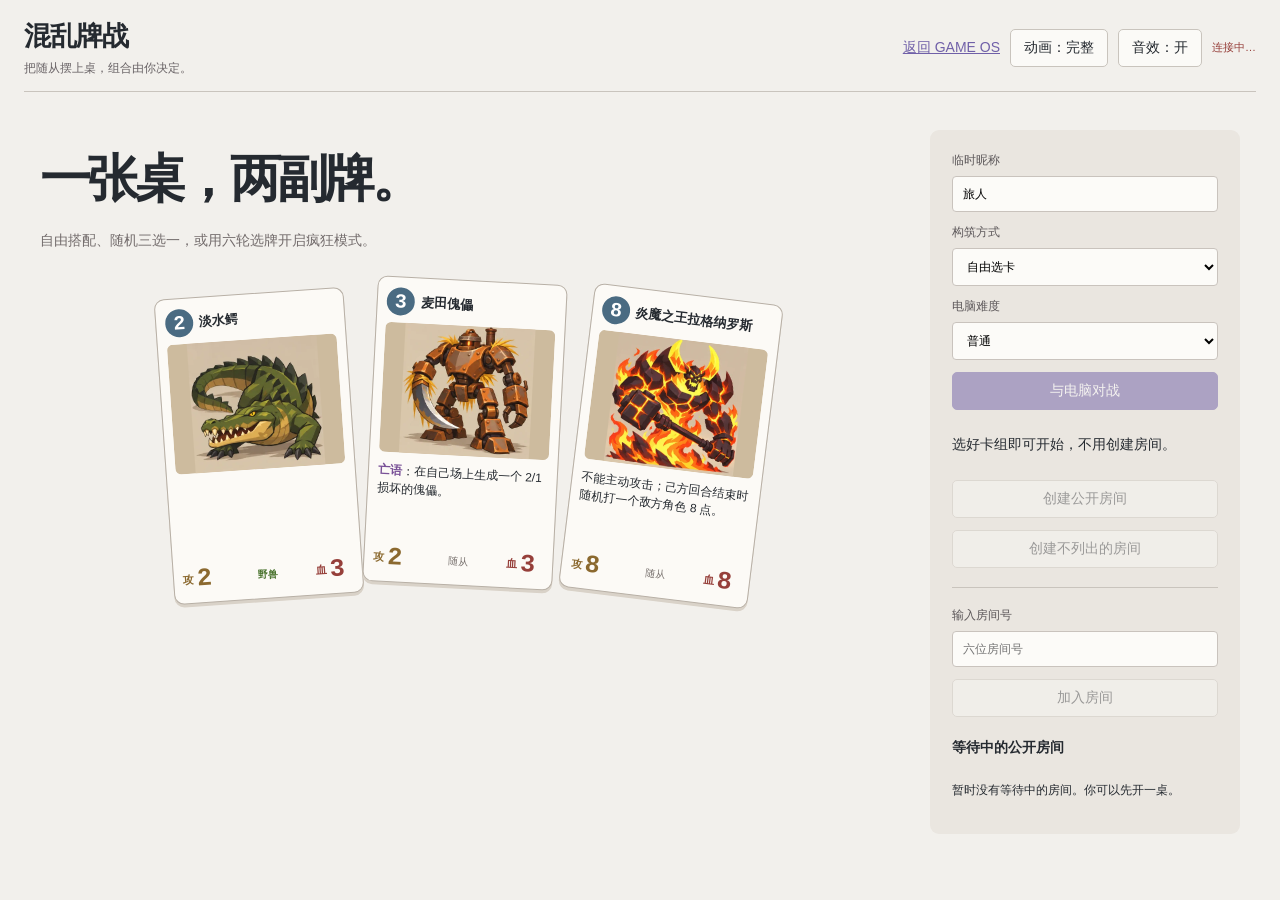
<file: chaos-cards.html>
<!doctype html>
<html lang="zh-CN"><head><meta charset="utf-8"><meta name="viewport" content="width=device-width,initial-scale=1,viewport-fit=cover"><title>混乱牌战 · Tianying的巢</title><link rel="icon" href="favicon.ico"><link rel="stylesheet" href="assets/css/tokens.css?v=6"><link rel="stylesheet" href="assets/css/chaos-cards.css?v=10"></head>
<body><main id="chaosApp" class="cc-shell"><p>正在整理卡牌…</p></main><div id="toast" role="status" aria-live="polite"></div><div id="dialogRoot"></div><script type="module" src="assets/js/game/chaos-cards/app.mjs?v=20261025-fixes"></script></body></html>
</file>
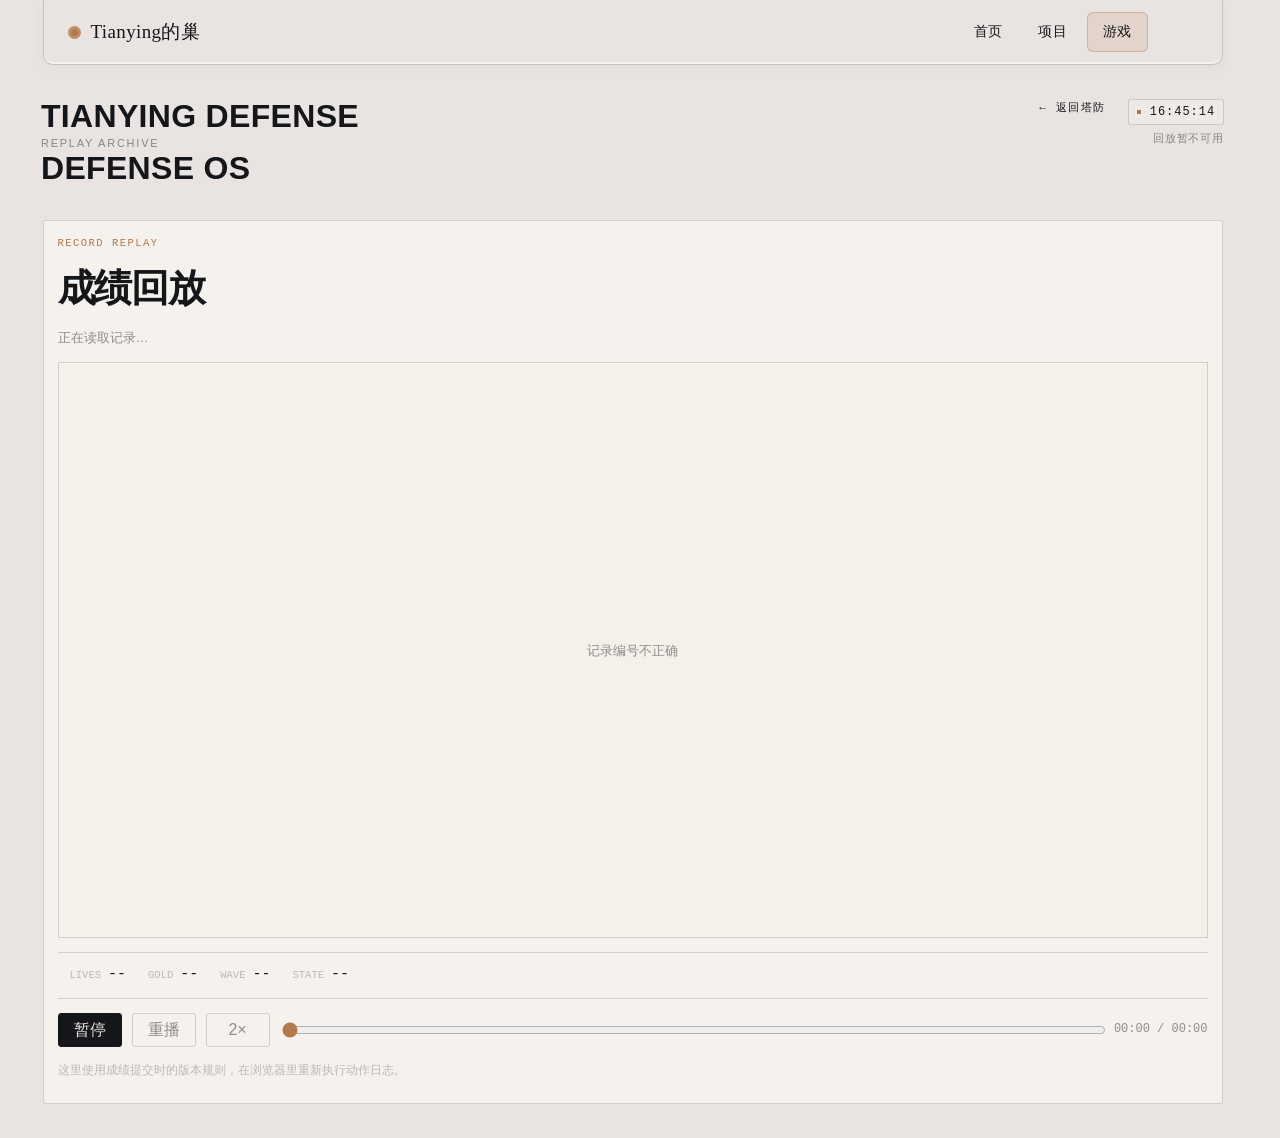
<file: replay.html>
<!DOCTYPE html>
<html lang="zh-CN">
<head>
  <meta charset="utf-8">
  <meta name="viewport" content="width=device-width, initial-scale=1, viewport-fit=cover">
  <link rel="icon" type="image/x-icon" href="favicon.ico">
  <title>成绩回放 · Tianying的巢</title>
  <meta name="robots" content="noindex, nofollow">
  <link rel="stylesheet" href="assets/css/tokens.css?v=6">
  <link rel="stylesheet" href="assets/css/style.css?v=20">
  <link rel="stylesheet" href="assets/css/terminal.css?v=2">
  <link rel="stylesheet" href="assets/css/tower.css?v=11">
  <link rel="stylesheet" href="assets/css/replay.css?v=1">
  <link rel="stylesheet" href="assets/css/os-shell.css?v=3">
  <script src="assets/js/os-shell.js?v=3"></script>
</head>
<body class="tower-page replay-page" data-theme="light">
  <header class="site-header">
    <a class="site-brand" href="index.html">
      <span class="brand-mark"></span>
      <span>Tianying的巢</span>
    </a>
    <div class="header-actions">
      <nav class="site-nav-links" aria-label="主导航">
        <a class="nav-link" href="index.html">首页</a>
        <a class="nav-link" href="projects.html">项目</a>
        <a class="nav-link is-current" href="games.html" aria-current="page">游戏</a>
      </nav>
    </div>
  </header>

  <main class="td-stage replay-stage">
    <div class="term-head">
      <div class="term-brand">
        <strong>TIANYING DEFENSE</strong>
        <span>REPLAY ARCHIVE</span>
        <strong>DEFENSE OS</strong>
      </div>
      <div class="term-tools">
        <a class="td-back" href="tower.html" id="replayBack">← 返回塔防</a>
        <div class="term-readout">
          <span class="term-clock system-clock" id="termClock">--:--:--</span>
          <span class="term-status" id="replayStatus">正在读取记录…</span>
        </div>
      </div>
    </div>

    <section class="td-card replay-card">
      <div class="replay-head">
        <div>
          <p class="replay-eyebrow">RECORD REPLAY</p>
          <h1 id="replayTitle">成绩回放</h1>
          <p class="replay-meta" id="replayMeta">正在读取记录…</p>
        </div>
        <span class="replay-version" id="replayVersion"></span>
      </div>

      <div class="replay-canvas-box" id="replayCanvasBox">
        <canvas id="replayCanvas" aria-label="塔防成绩回放战场"></canvas>
        <div class="replay-loading" id="replayLoading">正在准备对应版本的战场…</div>
      </div>

      <div class="replay-hud">
        <span><b>LIVES</b><i id="replayLives">--</i></span>
        <span><b>GOLD</b><i id="replayGold">--</i></span>
        <span><b>WAVE</b><i id="replayWave">--</i></span>
        <span><b>STATE</b><i id="replayState">--</i></span>
      </div>

      <div class="replay-controls">
        <button class="td-btn primary" id="replayPlay" type="button">暂停</button>
        <button class="td-btn ghost" id="replayRestart" type="button">重播</button>
        <button class="td-btn ghost" id="replaySpeed" type="button">2×</button>
        <input id="replaySeek" type="range" min="0" max="1000" value="0" aria-label="回放进度">
        <span class="replay-time" id="replayTime">00:00 / 00:00</span>
      </div>
      <p class="replay-note" id="replayNote">这里使用成绩提交时的版本规则，在浏览器里重新执行动作日志。</p>
    </section>
  </main>

  <script src="assets/js/clock.js?v=2"></script>
  <script src="assets/js/game/tower/palette.js?v=1"></script>
  <script src="assets/js/game/tower/replay.js?v=5"></script>
</body>
</html>
</file>
<file: assets/css/tokens.css>
/* 全站共用的颜色、字体、间距与动效基础。 */

:root {
  /* --- 基底：骨白与墨 ------------------------------------------------- */
  --tk-bone: #f6f5f3;          /* 画面底色 */
  --tk-bone-warm: #efece6;     /* 次级底色（卡面、凹陷） */
  --tk-file: #ffffff;          /* 档案 / 卡片面 */
  --tk-ink: #14161a;           /* 正文与轮廓 */

  /* --- 灰阶 ----------------------------------------------------------- */
  --tk-muted: rgba(20, 22, 26, 0.46);
  --tk-faint: rgba(20, 22, 26, 0.26);
  --tk-line: rgba(20, 22, 26, 0.16);
  --tk-hair: rgba(20, 22, 26, 0.08);

  /* --- 功能与模块颜色 ------------------------------------------------- */
  --tk-accent: #b4794a;        /* 褐 · 我方、可交互、当前选中 */
  --tk-program: #7060a8;       /* 紫 · 游戏程序与模块状态 */
  --tk-program-soft: rgba(112, 96, 168, 0.14);
  --tk-steel: #4a6b82;         /* 钢蓝 · 敌方、冷调工业 */
  --tk-gold: #9a7b3f;          /* 暗金 · 强化、升级、胜利 */
  --tk-alert: #9c4a3f;         /* 暗红 · 危险 */
  --tk-gain: #5f7a4f;          /* 鼠尾草绿 · 增益与在线状态 */

  /* 淡色底 */
  --tk-accent-soft: rgba(180, 121, 74, 0.14);
  --tk-steel-soft: rgba(74, 107, 130, 0.14);
  --tk-gold-soft: rgba(154, 123, 63, 0.16);
  --tk-alert-soft: rgba(156, 74, 63, 0.14);
  --tk-gain-soft: rgba(95, 122, 79, 0.14);

  /* --- 字体 ----------------------------------------------------------- */
  --tk-sans: -apple-system, BlinkMacSystemFont, "Segoe UI", "PingFang SC", "Microsoft YaHei", "Helvetica Neue", Arial, sans-serif;
  --tk-mono: ui-monospace, "SF Mono", "Cascadia Mono", Consolas, "Liberation Mono", monospace;

  /* --- 字阶 ----------------------------------------------------------- */
  --tk-display: clamp(20px, 2.5vw, 34px);  /* 左上角巨号标题 */
  --tk-title: clamp(16px, 1.5vw, 20px);    /* 区块标题 */
  --tk-body: 13px;                          /* 正文 */
  --tk-label: 11px;                         /* 等宽小标签（仪器感来源） */
  --tk-micro: 10.5px;                       /* 编号、极小注记 */

  --tk-track-label: 0.14em;
  --tk-track-display: 0.02em;

  /* --- 间距梯 --------------------------------------------------------- */
  --tk-gap-1: 4px;
  --tk-gap-2: 8px;
  --tk-gap-3: 14px;
  --tk-gap-4: 22px;
  --tk-gap-5: 34px;
  --tk-edge: clamp(18px, 3.2vw, 52px);     /* 页面四边留白 */
  --tk-top: clamp(88px, 12vh, 122px);      /* 顶部 HUD 起始高度 */

  /* --- 形状 ----------------------------------------------------------- */
  --tk-radius: 3px;            /* 克制的圆角：几乎是直角 */
  --tk-radius-lg: 6px;
  --tk-border: 1px;

  /* --- 动效 ----------------------------------------------------------- */
  --tk-ease: cubic-bezier(0.32, 0.02, 0.2, 1);      /* 位移、变换 */
  --tk-ease-soft: cubic-bezier(0.3, 0, 0.2, 1);     /* 淡入淡出 */
  --tk-dur-fast: 0.18s;
  --tk-dur: 0.4s;
  --tk-dur-slow: 0.6s;
}

/* 游戏页靠近项目页 3D 场景的暖白观感，避免大面积纯白。 */
body.minesweeper-page,
body.tower-page {
  --tk-bone: #e9e4e1;
  --tk-file: #f5f2ed;
  --tk-paper: #f7f4ee;
}
</file>
<file: assets/css/style.css>
:root {
  --bg-0: var(--tk-bone);
  --glass: var(--tk-bone);
  --glass-strong: var(--tk-file);
  --glass-border: var(--tk-line);
  --text: var(--tk-ink);
  --muted: #68625b;
  --muted-2: #827970;
  --accent: var(--tk-accent);
  --accent-2: var(--tk-accent);
  --accent-soft: var(--tk-accent-soft);
  --danger: var(--tk-alert);
  --online: var(--tk-gain);
  --chip: var(--tk-bone-warm);
  --track: var(--tk-line);
  --radius-lg: 24px;
  --radius-md: 16px;
  --shadow: 0 8px 24px rgba(20, 22, 26, 0.06);
  --serif: Georgia, "Times New Roman", "Songti SC", serif;
}

* {
  box-sizing: border-box;
}

html {
  scroll-behavior: smooth;
  /* 三页的滚动条占位保持一致，顶栏位置才不会因为有没有滚动条而左右偏移 */
  scrollbar-gutter: stable;
}

body {
  margin: 0;
  min-height: 100vh;
  color: var(--text);
  background: var(--bg-0);
  font-family: -apple-system, BlinkMacSystemFont, "Segoe UI", "Microsoft YaHei", sans-serif;
  line-height: 1.65;
  transition: color 0.25s ease, background 0.25s ease;
}

button,
input,
textarea {
  font: inherit;
}

button,
a {
  -webkit-tap-highlight-color: transparent;
}

a {
  color: inherit;
  text-decoration: none;
}

.bg {
  position: fixed;
  inset: 0;
  z-index: -3;
  background: var(--bg-0);
  background-position: center;
  background-size: cover;
}

body[data-theme="light"] .recent-game-time { color: var(--tk-accent); }

.bg-particles {
  position: fixed;
  inset: 0;
  z-index: -2;
  pointer-events: none;
  overflow: hidden;
}

.sakura {
  position: fixed;
  inset: 0;
  z-index: 2;
  pointer-events: none;
  overflow: hidden;
  opacity: 0;
  transition: opacity 0.35s ease;
}

body[data-theme="light"] .sakura {
  opacity: 1;
}

.petal {
  position: absolute;
  top: -18px;
  width: 15px;
  height: 22px;
  border-radius: 70% 15% 70% 15%;
  background: linear-gradient(135deg, #fff9ee, #edddc8 55%, #d7c1a5);
  animation: petal-fall linear infinite;
  opacity: 0.85;
}

body[data-theme="light"] .motto,
body[data-theme="light"] .section-heading h2,
body[data-theme="light"] .section-note,
body[data-theme="light"] .profile-content h1,
body[data-theme="light"] .music-meta h2 {
  text-shadow: 0 1px 2px rgba(255, 255, 255, 0.92), 0 2px 14px rgba(255, 255, 255, 0.8);
}

@keyframes petal-fall {
  0% {
    transform: translate3d(0, -4vh, 0) rotate(0deg) scale(var(--petal-scale, 1));
  }
  25% {
    transform: translate3d(-36px, 28vh, 0) rotate(95deg) scale(var(--petal-scale, 1));
  }
  50% {
    transform: translate3d(30px, 56vh, 0) rotate(190deg) scale(var(--petal-scale, 1));
  }
  75% {
    transform: translate3d(-26px, 84vh, 0) rotate(285deg) scale(var(--petal-scale, 1));
  }
  100% {
    transform: translate3d(16px, 116vh, 0) rotate(380deg) scale(var(--petal-scale, 1));
  }
}

.particle {
  position: absolute;
  bottom: -12px;
  border-radius: 50%;
  background: var(--accent-soft);
  animation: float-up linear infinite;
  opacity: 0;
}

@keyframes float-up {
  0% {
    transform: translateY(0) translateX(0) scale(0.6);
    opacity: 0;
  }
  12% {
    opacity: 0.75;
  }
  88% {
    opacity: 0.5;
  }
  100% {
    transform: translateY(-110vh) translateX(28px) scale(1.15);
    opacity: 0;
  }
}

.site-header {
  position: sticky;
  top: 0;
  z-index: 20;
  display: flex;
  align-items: center;
  justify-content: space-between;
  max-width: 1180px;
  margin: 0 auto;
  padding: 12px 24px;
  border: 1px solid var(--glass-border);
  border-top: 0;
  border-radius: 0 0 20px 20px;
  background: var(--glass);
  -webkit-backdrop-filter: blur(18px);
  backdrop-filter: blur(18px);
}

.site-brand {
  display: flex;
  align-items: center;
  gap: 10px;
  font-family: var(--serif);
  font-size: 19px;
  letter-spacing: 0.02em;
}

.brand-mark {
  width: 13px;
  height: 13px;
  border-radius: 50%;
  background: var(--tk-accent);
  box-shadow: none;
}

.icon-button,
.round-button,
.lightbox-close {
  display: inline-flex;
  align-items: center;
  justify-content: center;
  border: 1px solid var(--glass-border);
  background: rgba(255, 255, 255, 0.06);
  color: var(--text);
  cursor: pointer;
  transition: transform 0.18s ease, background 0.18s ease, border-color 0.18s ease;
}

.icon-button:hover,
.round-button:hover,
.lightbox-close:hover {
  transform: translateY(-1px);
  border-color: rgba(180, 121, 74, 0.65);
  background: rgba(180, 121, 74, 0.16);
}

.icon-button {
  width: 40px;
  height: 40px;
  border-radius: 50%;
}

.icon-button svg {
  fill: none;
  stroke: currentColor;
  stroke-width: 1.8;
  stroke-linecap: round;
  stroke-linejoin: round;
}

body[data-theme="dark"] .icon-sun {
  display: none;
}

body[data-theme="light"] .icon-moon {
  display: none;
}

.page {
  max-width: 1180px;
  margin: 0 auto;
  padding: 32px 24px 72px;
}

.hero {
  display: grid;
  grid-template-columns: minmax(0, 1.05fr) minmax(0, 0.95fr);
  gap: 22px;
  align-items: stretch;
}

.card {
  position: relative;
  overflow: hidden;
  border: 1px solid var(--glass-border);
  border-radius: var(--radius-lg);
  background: var(--glass);
  -webkit-backdrop-filter: blur(12px);
  backdrop-filter: blur(12px);
  box-shadow: var(--shadow);
}

.card::after {
  content: "";
  position: absolute;
  inset: 0;
  border-radius: inherit;
  pointer-events: none;
  background: linear-gradient(135deg, rgba(255, 255, 255, 0.13), transparent 42%);
}

.profile-card {
  display: flex;
  gap: 24px;
  padding: 30px;
  min-height: 280px;
}

.avatar {
  flex: 0 0 auto;
  width: 122px;
  height: 122px;
  border: 3px solid rgba(180, 121, 74, 0.8);
  border-radius: 26px;
  object-fit: cover;
  box-shadow: 0 0 34px rgba(180, 121, 74, 0.35);
}

.profile-content {
  min-width: 0;
}

.profile-content h1,
.music-meta h2 {
  margin: 0;
  font-family: var(--serif);
  font-weight: 500;
  letter-spacing: 0.01em;
}

.profile-content h1 {
  font-size: clamp(30px, 4vw, 44px);
  line-height: 1.12;
}

.intro {
  margin: 16px 0 24px;
  color: var(--muted);
  font-size: 16px;
}

.sub-intro {
  margin: -18px 0 20px;
  color: var(--muted-2);
  font-size: 13px;
}

.social-links {
  display: flex;
  flex-wrap: wrap;
  gap: 10px;
}

.social-link {
  display: inline-flex;
  align-items: center;
  justify-content: center;
  min-width: 40px;
  height: 40px;
  padding: 0 12px;
  border: 1px solid var(--glass-border);
  border-radius: 999px;
  background: rgba(255, 255, 255, 0.055);
  color: var(--muted);
  font-size: 13px;
  transition: color 0.18s ease, border-color 0.18s ease, transform 0.18s ease;
}

.social-link:hover {
  color: var(--text);
  border-color: var(--accent);
  transform: translateY(-2px);
}

.steam-link {
  gap: 8px;
}

.steam-status {
  display: inline-flex;
  align-items: center;
  padding-left: 8px;
  border-left: 1px solid var(--glass-border);
  color: var(--muted);
  font-size: 12px;
  white-space: nowrap;
  opacity: 0.9;
}

.steam-status::before {
  content: "";
  flex: 0 0 auto;
  width: 7px;
  height: 7px;
  margin-right: 6px;
  border-radius: 50%;
  background: currentColor;
  opacity: 0.5;
}

.steam-status.is-online {
  color: var(--online);
}

.steam-status.is-online::before {
  opacity: 1;
  box-shadow: 0 0 8px currentColor;
}

.recent-games {
  display: flex;
  align-items: center;
  gap: 16px;
  margin: 22px 0 0;
  padding: 13px 20px;
  border: 1px solid var(--glass-border);
  border-radius: var(--radius-md);
  background: var(--glass);
  -webkit-backdrop-filter: blur(12px);
  backdrop-filter: blur(12px);
}

.recent-games[hidden] {
  display: none;
}

.recent-games-title {
  flex: 0 0 auto;
  margin: 0;
  color: var(--muted);
  font-size: 11px;
  letter-spacing: 0.14em;
  text-transform: uppercase;
}

.recent-games-list {
  display: flex;
  flex-wrap: wrap;
  gap: 8px;
  margin: 0;
  padding: 0;
  list-style: none;
}

.recent-game {
  display: inline-flex;
  align-items: center;
  gap: 7px;
  max-width: 100%;
  padding: 5px 11px;
  border: 1px solid var(--glass-border);
  border-radius: 999px;
  background: var(--chip);
  font-size: 12.5px;
  color: var(--muted);
}

.recent-game-icon {
  flex: 0 0 auto;
  width: 18px;
  height: 18px;
  border-radius: 4px;
}

.recent-game-name {
  overflow: hidden;
  max-width: 200px;
  color: var(--text);
  text-overflow: ellipsis;
  white-space: nowrap;
}

.recent-game-time {
  color: var(--accent-2);
  font-size: 11.5px;
  font-variant-numeric: tabular-nums;
  white-space: nowrap;
}

.contact-line {
  margin: 10px 0 0;
  color: var(--muted-2);
  font-size: 13px;
}

.music-card {
  padding: 28px;
  min-height: 280px;
}

.music-head {
  display: flex;
  align-items: center;
  gap: 20px;
}

.record-wrap {
  flex: 0 0 auto;
  width: 110px;
  height: 110px;
  border-radius: 50%;
  padding: 6px;
  background: conic-gradient(from 0deg, var(--accent), var(--accent-2), var(--accent));
  box-shadow: 0 0 30px rgba(180, 121, 74, 0.28);
}

.record-wrap.playing {
  animation: spin 8s linear infinite;
}

.music-cover {
  width: 100%;
  height: 100%;
  border-radius: 50%;
  object-fit: cover;
  border: 3px solid rgba(39, 36, 31, 0.85);
}

@keyframes spin {
  to {
    transform: rotate(360deg);
  }
}

.music-meta {
  min-width: 0;
}

.music-source {
  display: inline-block;
  margin-bottom: 7px;
  padding: 3px 8px;
  border: 1px solid var(--glass-border);
  border-radius: 999px;
  color: var(--muted-2);
  font-size: 11px;
  letter-spacing: 0.14em;
}

.music-meta h2 {
  overflow: hidden;
  font-size: 26px;
  text-overflow: ellipsis;
  white-space: nowrap;
}

.music-meta p {
  margin: 5px 0 0;
  color: var(--muted);
}

.music-progress {
  display: grid;
  grid-template-columns: 42px 1fr 42px;
  gap: 12px;
  align-items: center;
  margin: 24px 0 14px;
  color: var(--muted-2);
  font-variant-numeric: tabular-nums;
  font-size: 12px;
}

.progress {
  width: 100%;
  height: 5px;
  margin: 0;
  appearance: none;
  -webkit-appearance: none;
  border-radius: 999px;
  background: linear-gradient(90deg, var(--accent) 0%, var(--accent) var(--value, 0%), var(--track) var(--value, 0%), var(--track) 100%);
  cursor: pointer;
}

.progress::-webkit-slider-thumb {
  width: 15px;
  height: 15px;
  appearance: none;
  -webkit-appearance: none;
  border: 3px solid #fff;
  border-radius: 50%;
  background: var(--accent);
  box-shadow: 0 0 12px rgba(180, 121, 74, 0.8);
}

.music-controls {
  display: flex;
  align-items: center;
  justify-content: center;
  gap: 16px;
}

.round-button {
  width: 42px;
  height: 42px;
  border-radius: 50%;
  font-size: 15px;
}

.round-button.play-button {
  width: 54px;
  height: 54px;
  border: 0;
  background: linear-gradient(135deg, var(--accent), var(--accent-2));
  color: #fff;
  font-size: 19px;
  box-shadow: 0 10px 28px rgba(180, 121, 74, 0.4);
}

.quote-block {
  display: flex;
  align-items: center;
  justify-content: center;
  gap: 14px;
  margin: 28px 0 8px;
  padding: 22px;
  border: 1px solid var(--glass-border);
  border-radius: var(--radius-md);
  background: rgba(255, 255, 255, 0.62);
  -webkit-backdrop-filter: blur(10px);
  backdrop-filter: blur(10px);
  text-align: center;
}

body[data-theme="dark"] .quote-block {
  background: rgba(255, 255, 255, 0.035);
}

.quote-deco {
  color: var(--accent-2);
  font-family: var(--serif);
  font-size: 42px;
  line-height: 1;
}

.motto {
  margin: 0;
  flex: 1;
  text-align: center;
  font-family: var(--serif);
  font-size: clamp(20px, 3vw, 28px);
  letter-spacing: 0.06em;
}

.motto-swap {
  display: inline-flex;
  align-items: center;
  justify-content: center;
  flex: 0 0 auto;
  width: 34px;
  height: 34px;
  padding: 0;
  border: 1px solid var(--glass-border);
  border-radius: 50%;
  background: rgba(255, 255, 255, 0.18);
  color: var(--muted);
  cursor: pointer;
  transition: transform 0.22s ease, border-color 0.18s ease, color 0.18s ease;
}

.motto-swap:hover {
  color: var(--text);
  border-color: var(--accent);
  transform: rotate(30deg);
}

.motto-swap svg {
  fill: none;
  stroke: currentColor;
  stroke-width: 1.8;
  stroke-linecap: round;
  stroke-linejoin: round;
}

.content-section {
  margin-top: 46px;
}

.section-heading {
  margin-bottom: 22px;
}

.eyebrow {
  margin: 0 0 4px;
  color: var(--accent);
  font-size: 12px;
  letter-spacing: 0.22em;
}

.section-heading h2 {
  margin: 0;
  font-family: var(--serif);
  font-size: clamp(26px, 4vw, 36px);
  font-weight: 500;
}

.section-note {
  margin: 6px 0 0;
  color: var(--muted);
  font-size: 14px;
}

.note-with-help {
  display: flex;
  align-items: center;
  gap: 7px;
}

.help-button {
  position: relative;
  width: 18px;
  height: 18px;
  padding: 0;
  border: 1px solid var(--glass-border);
  border-radius: 50%;
  background: rgba(255, 255, 255, 0.08);
  color: var(--muted);
  font-size: 12px;
  line-height: 1;
  cursor: pointer;
}

body[data-theme="light"] .help-button {
  color: #20233d;
  border-color: rgba(74, 63, 48, 0.3);
  background: rgba(255, 255, 255, 0.66);
}

body[data-theme="light"] .form-row input {
  border-color: rgba(74, 63, 48, 0.22);
  background: rgba(255, 255, 255, 0.72);
}

body[data-theme="light"] .form-row input::placeholder {
  color: var(--muted-2);
}

body[data-theme="light"] .eyebrow {
  color: var(--tk-accent);
  text-shadow: 0 1px 8px rgba(255, 255, 255, 0.85);
}

body[data-theme="light"] .music-source {
  color: var(--muted);
}

.help-tooltip {
  position: absolute;
  left: 50%;
  bottom: calc(100% + 8px);
  z-index: 5;
  width: max-content;
  max-width: 240px;
  padding: 7px 10px;
  border: 1px solid var(--glass-border);
  border-radius: 9px;
  background: var(--glass-strong);
  color: var(--text);
  font-size: 12px;
  opacity: 0;
  pointer-events: none;
  transform: translate(-50%, 4px);
  transition: opacity 0.18s ease, transform 0.18s ease;
  box-shadow: 0 10px 28px rgba(0, 0, 0, 0.22);
}

.help-button:hover .help-tooltip,
.help-button:focus-visible .help-tooltip,
.help-button.tooltip-open .help-tooltip {
  opacity: 1;
  transform: translate(-50%, 0);
}

.message-list {
  display: grid;
  gap: 12px;
  margin-bottom: 18px;
}

.empty-hint {
  margin: 0;
  padding: 20px;
  border: 1px dashed var(--glass-border);
  border-radius: var(--radius-md);
  color: var(--muted-2);
  text-align: center;
}

.message-item {
  display: flex;
  align-items: flex-start;
  gap: 14px;
  padding: 16px 18px;
  border: 1px solid var(--glass-border);
  border-radius: var(--radius-md);
  background: var(--glass);
  -webkit-backdrop-filter: blur(10px);
  backdrop-filter: blur(10px);
}

.message-avatar {
  flex: 0 0 auto;
  width: 38px;
  height: 38px;
  display: grid;
  place-items: center;
  border-radius: 50%;
  background: linear-gradient(135deg, var(--accent), var(--accent-2));
  color: #fff;
  font-weight: 700;
}

.message-body {
  min-width: 0;
  flex: 1;
}

.message-meta {
  display: flex;
  align-items: baseline;
  gap: 10px;
  color: var(--muted-2);
  font-size: 12px;
}

.message-name {
  color: var(--text);
  font-weight: 600;
}

.message-text {
  margin: 4px 0 0;
  color: var(--muted);
}

.message-form {
  padding: 16px 18px;
  border: 1px solid var(--glass-border);
  border-radius: var(--radius-md);
  background: var(--glass);
  -webkit-backdrop-filter: blur(10px);
  backdrop-filter: blur(10px);
}

.form-row {
  display: grid;
  grid-template-columns: minmax(140px, 0.7fr) 1fr auto;
  gap: 10px;
}

.form-row input {
  min-width: 0;
  height: 44px;
  padding: 0 14px;
  border: 1px solid var(--glass-border);
  border-radius: 12px;
  outline: none;
  background: rgba(255, 255, 255, 0.06);
  color: var(--text);
  transition: border-color 0.18s ease, background 0.18s ease;
}

.form-row input::placeholder {
  color: var(--muted-2);
}

.form-row input:focus {
  border-color: var(--accent);
  background: rgba(180, 121, 74, 0.08);
}

.primary-button {
  height: 44px;
  padding: 0 20px;
  border: 0;
  border-radius: 12px;
  background: linear-gradient(135deg, var(--accent), var(--accent-2));
  color: #fff;
  cursor: pointer;
  font-weight: 600;
  transition: transform 0.18s ease, box-shadow 0.18s ease;
}

.primary-button:hover {
  transform: translateY(-1px);
  box-shadow: 0 10px 24px rgba(180, 121, 74, 0.35);
}

.primary-button:disabled {
  opacity: 0.55;
  cursor: not-allowed;
  transform: none;
  box-shadow: none;
}

.form-hint {
  display: flex;
  justify-content: space-between;
  margin-top: 8px;
  color: var(--muted-2);
  font-size: 12px;
}

.gallery-carousel {
  position: relative;
}

.carousel-viewport {
  overflow: hidden;
  border: 1px solid var(--glass-border);
  border-radius: var(--radius-lg);
  background: var(--glass);
  -webkit-backdrop-filter: blur(9px);
  backdrop-filter: blur(9px);
}

.carousel-track {
  display: flex;
  transition: transform 0.5s ease;
}

.gallery-slide {
  position: relative;
  flex: 0 0 100%;
  aspect-ratio: 16 / 8.2;
  overflow: hidden;
  cursor: zoom-in;
}

.gallery-slide img {
  width: 100%;
  height: 100%;
  object-fit: cover;
  display: block;
}

.gallery-caption {
  position: absolute;
  left: 0;
  right: 0;
  bottom: 0;
  margin: 0;
  padding: 34px 16px 14px;
  background: linear-gradient(180deg, transparent, rgba(0, 0, 0, 0.66));
  color: #fff;
  font-size: 14px;
}

.carousel-arrow {
  position: absolute;
  top: 50%;
  z-index: 3;
  width: 42px;
  height: 42px;
  border: 1px solid rgba(74, 63, 48, 0.18);
  border-radius: 50%;
  background: rgba(255, 255, 255, 0.8);
  color: var(--tk-ink);
  font-size: 26px;
  line-height: 1;
  cursor: pointer;
  transform: translateY(-50%);
  -webkit-backdrop-filter: blur(10px);
  backdrop-filter: blur(10px);
  box-shadow: 0 4px 14px rgba(0, 0, 0, 0.25);
  transition: background 0.18s ease, transform 0.18s ease;
}

.carousel-arrow:hover {
  background: rgba(255, 255, 255, 0.95);
}

.carousel-arrow.prev {
  left: 14px;
}

.carousel-arrow.next {
  right: 14px;
}

.carousel-dots {
  display: flex;
  justify-content: center;
  gap: 8px;
  margin-top: 14px;
}

.carousel-dot {
  width: 8px;
  height: 8px;
  border: 0;
  border-radius: 50%;
  background: rgba(255, 255, 255, 0.35);
  cursor: pointer;
  transition: width 0.2s ease, background 0.2s ease;
}

body[data-theme="light"] .carousel-dot {
  background: rgba(74, 63, 48, 0.38);
}

.carousel-dot.active {
  width: 22px;
  border-radius: 999px;
  background: linear-gradient(90deg, var(--accent), var(--accent-2));
}

.site-footer {
  display: flex;
  align-items: center;
  justify-content: space-between;
  gap: 16px;
  max-width: 1180px;
  margin: 40px auto 0;
  padding: 16px 24px;
  border: 1px solid var(--glass-border);
  border-radius: 18px 18px 0 0;
  border-bottom: 0;
  background: var(--glass);
  -webkit-backdrop-filter: blur(18px);
  backdrop-filter: blur(18px);
  color: var(--muted);
  font-size: 13px;
}

.footer-status {
  display: flex;
  align-items: center;
  gap: 8px;
}

.footer-status strong,
.footer-time {
  color: var(--text);
  font-variant-numeric: tabular-nums;
  font-weight: 600;
}

.status-dot {
  width: 8px;
  height: 8px;
  border-radius: 50%;
  background: #34d399;
  box-shadow: 0 0 12px #34d399;
}

.footer-icp a {
  color: var(--muted-2);
}
.footer-legal {
  display: flex;
  align-items: center;
  gap: 12px;
  flex-wrap: wrap;
}

.footer-gongan a {
  display: inline-flex;
  align-items: center;
  gap: 6px;
}

.footer-gongan img {
  display: block;
  width: 15px;
  height: auto;
}

.lightbox {
  position: fixed;
  inset: 0;
  z-index: 50;
  display: grid;
  place-items: center;
  padding: 28px;
  background: rgba(4, 7, 18, 0.9);
  -webkit-backdrop-filter: blur(8px);
  backdrop-filter: blur(8px);
}

.lightbox[hidden] {
  display: none;
}

.lightbox img {
  display: block;
  max-width: 92vw;
  max-height: 82vh;
  border-radius: 12px;
  box-shadow: 0 30px 80px rgba(0, 0, 0, 0.6);
}

.lightbox p {
  margin: 12px 0 0;
  color: #fff;
  text-align: center;
}

.lightbox-close {
  position: fixed;
  top: 22px;
  right: 26px;
  width: 42px;
  height: 42px;
  border-radius: 50%;
  font-size: 25px;
}

@media (max-width: 900px) {
  .hero {
    grid-template-columns: 1fr;
  }

  .profile-card {
    min-height: 0;
  }

  .gallery-slide {
    aspect-ratio: 16 / 10;
  }


  .site-footer {
    flex-direction: column;
    align-items: flex-start;
    gap: 8px;
  }
}

@media (max-width: 620px) {
  .site-header {
    padding: 10px 16px;
  }

  .page {
    padding: 22px 14px 56px;
  }

  .profile-card {
    flex-direction: column;
    align-items: flex-start;
    padding: 22px;
  }

  .avatar {
    width: 94px;
    height: 94px;
    border-radius: 22px;
  }

  .music-card {
    padding: 22px;
  }

  .music-head {
    gap: 14px;
  }

  .record-wrap {
    width: 82px;
    height: 82px;
  }

  .music-meta h2 {
    font-size: 21px;
  }

  .form-row {
    grid-template-columns: 1fr;
  }

  .carousel-arrow {
    width: 34px;
    height: 34px;
    font-size: 20px;
  }

  .quote-block {
    gap: 10px;
  }

  .recent-games {
    flex-direction: column;
    align-items: flex-start;
    gap: 10px;
  }

  .lightbox img {
    max-width: 96vw;
  }
}

/* 公共导航 */

@view-transition {
  navigation: auto;
}

.site-brand {
  text-decoration: none;
  color: inherit;
}

.header-actions {
  display: flex;
  align-items: center;
  gap: 10px;
  min-height: 40px;
  /* 每页都保留主题按钮的位置，导航不随按钮有无而移动。 */
  padding-right: 50px;
}

.site-header .theme-toggle {
  position: absolute;
  top: 50%;
  right: 24px;
  margin-top: -20px;
}

.site-nav-links {
  display: flex;
  align-items: center;
  gap: 4px;
  font-family: -apple-system, BlinkMacSystemFont, "Segoe UI", "Microsoft YaHei", sans-serif;
  flex-shrink: 0;
}

.nav-link {
  display: inline-flex;
  align-items: center;
  height: 40px;
  padding: 0 15px;
  border: 1px solid transparent;
  border-radius: 999px;
  color: var(--muted);
  font-size: 14px;
  letter-spacing: 0.02em;
  text-decoration: none;
  transition: color 0.18s ease, background 0.18s ease, border-color 0.18s ease;
}

.nav-link:hover {
  color: var(--text);
  background: rgba(255, 255, 255, 0.08);
}

.nav-link.is-current {
  color: var(--text);
  border-color: rgba(180, 121, 74, 0.45);
  background: rgba(180, 121, 74, 0.16);
}

@media (max-width: 620px) {
  .site-header {
    padding: 10px 14px;
  }

  .nav-link {
    height: 34px;
    padding: 0 11px;
    font-size: 13px;
  }

  .site-nav-links {
    gap: 2px;
  }

  .site-header .theme-toggle {
    right: 14px;
  }
}

@media (max-width: 480px) {
  /* 窄屏将导航放在独立一行，给站名和主题按钮留足空间。 */
  .site-header {
    display: grid;
    grid-template-columns: minmax(0, 1fr) 40px;
    row-gap: 6px;
  }

  .site-header .site-brand {
    min-height: 40px;
  }

  .header-actions {
    grid-column: 1 / -1;
    justify-content: center;
    min-height: 34px;
    padding-right: 0;
  }

  .site-header .theme-toggle {
    top: 10px;
    margin-top: 0;
  }
}
</file>
<file: assets/css/terminal.css>
/* ==========================================================================
   终端顶部构件 · 游戏页共用
   ------------------------------------------------------------------------
   左上角三行巨号标题 + 右上角走秒读数，是"同一台设备"的视觉锚点。
   项目档案页（archive.css 里的 .hud-brand / .hud-tools）是这套构件的原型，
   它的舞台是 position: fixed，所以那边用绝对定位压在画布上；
   游戏页是正常文档流，所以这里做成流式的一行，靠和吸顶导航的间距对齐。

   对齐依据（实测）：档案页标题距视口顶 103px，吸顶导航高 65px，
   也就是标题在导航下方 38px。游戏页用 --tk-gap-5(34px) 的上间距取得同样观感，
   切页时视线落点不动——统一感就来自这个，不是来自多摆几个装饰。

   首页不用这套：首页是"人"的页面（资料卡、随笔、留言），不穿仪器外壳。
   ========================================================================== */

.term-head {
  display: flex;
  align-items: flex-start;
  justify-content: space-between;
  gap: var(--tk-gap-4);
  padding-top: var(--tk-gap-5);
  margin-bottom: var(--tk-gap-5);
}

/* ----------------------------------------------------------------- 左上标题 */

.term-brand {
  font-weight: 800;
  letter-spacing: var(--tk-track-display);
  line-height: 1.08;
  text-transform: uppercase;
}

.term-brand strong {
  display: block;
  font-size: var(--tk-display);
}

.term-brand span {
  display: block;
  margin: var(--tk-gap-1) 0 2px;
  font-size: var(--tk-label);
  font-weight: 500;
  letter-spacing: 0.16em;
  color: var(--tk-muted);
}

/* ----------------------------------------------------------------- 右上工具 */

.term-tools {
  display: flex;
  gap: var(--tk-gap-4);
  align-items: flex-start;
  font-size: var(--tk-label);
  letter-spacing: var(--tk-track-label);
  text-transform: uppercase;
  white-space: nowrap;
}

.term-tools button {
  border: 0;
  background: none;
  padding: 0;
  cursor: pointer;
  display: inline-flex;
  align-items: center;
  gap: 7px;
  font: inherit;
  font-size: var(--tk-label);
  letter-spacing: var(--tk-track-label);
  text-transform: uppercase;
  color: var(--tk-ink);
  transition: opacity var(--tk-dur-fast) var(--tk-ease-soft);
}

.term-tools button:hover { opacity: 0.6; }

/* 读数区：时钟在上，页面自己的状态行在下。
   同一个构件在不同页面承载不同信息——游戏终端显示程序数量，
   塔防页显示 WAVE 03 / 15，这比每页放个装饰时钟更像真设备。 */
.term-readout {
  display: flex;
  flex-direction: column;
  align-items: flex-end;
  gap: 5px;
  font-family: var(--tk-mono);
  font-size: var(--tk-label);
  letter-spacing: 0.08em;
}

.term-clock {
  font-family: var(--tk-mono);
  font-size: var(--tk-label);
  letter-spacing: 0.08em;
  color: var(--tk-faint);
  font-variant-numeric: tabular-nums;
}

.term-status {
  color: var(--tk-muted);
  font-variant-numeric: tabular-nums;
}

.term-status.is-alert { color: var(--tk-alert); }

/* ----------------------------------------------------------------- 移动端 */

@media (max-width: 900px) {
  .term-brand strong { font-size: 22px; }
}

@media (max-width: 620px) {
  .term-head {
    padding-top: var(--tk-gap-4);
    margin-bottom: var(--tk-gap-4);
  }

  /* 手机上标题不能折成三行（"TIANYING DEFENSE" 会断开，很难看）。
     缩到 17px 让每行标题都能一行放下。 */
  .term-brand strong {
    font-size: 17px;
    white-space: nowrap;
  }

  .term-brand span { font-size: 10px; letter-spacing: 0.12em; }
}
</file>
<file: assets/css/tower.css>
/* ==========================================================================
   网格塔防（tower.html）
   --------------------------------------------------------------------------
   设计语言同项目档案页：骨白底、等宽小标签、细描边、硬朗直角、克制留白。
   一律不用发光/霓虹/模糊阴影——深度靠偏移的实色投影表达。
   色彩职责见 tokens.css 顶部说明。
   ========================================================================== */

body.tower-page {
  margin: 0;
  min-height: 100vh;
  background: var(--tk-bone);
  color: var(--tk-ink);
  font-family: var(--tk-sans);
  -webkit-font-smoothing: antialiased;
}

body.tower-page .site-header { z-index: 40; }
.tower-page a { color: inherit; text-decoration: none; }
.tower-page button { font: inherit; color: inherit; }

.td-stage {
  position: relative;
  max-width: 1320px;
  margin: 0 auto;
  padding: 0 var(--tk-edge) var(--tk-gap-5);
  box-sizing: border-box;
}

.td-back {
  font-family: var(--tk-mono);
  font-size: var(--tk-label);
  letter-spacing: var(--tk-track-label);
  color: var(--tk-muted);
  transition: color var(--tk-dur-fast) var(--tk-ease-soft);
}

.td-back:hover { color: var(--tk-ink); }

/* 地图 3 是 20 列：舞台放宽，否则 1320 的上限会把格子压到 25px 以下 */
body.is-wide-map .td-stage { max-width: 1600px; }

/* 宽地图下右侧商店栏收窄：只留塔名和价格，描述藏起来，把宽度让给棋盘 */
body.is-wide-map .td-layout { grid-template-columns: minmax(0, 1fr) 210px; }
body.is-wide-map .td-shop-desc { display: none; }
body.is-wide-map .td-arena { grid-template-columns: 132px minmax(0, 1fr) 132px; }

/* ----------------------------------------------------------------- 地图选择 */

/* 地图选择沿用档案页的编号样式。 */
.td-maps {
  display: grid;
  grid-template-columns: repeat(4, minmax(0, 1fr));
  gap: var(--tk-gap-2);
  margin-bottom: var(--tk-gap-3);
}

.td-map {
  position: relative;
  display: flex;
  align-items: baseline;
  gap: var(--tk-gap-3);
  padding: var(--tk-gap-2) var(--tk-gap-3);
  background: var(--tk-file);
  border: var(--tk-border) solid var(--tk-line);
  border-radius: var(--tk-radius);
  text-align: left;
  cursor: pointer;
  transition:
    border-color var(--tk-dur-fast) var(--tk-ease-soft),
    transform var(--tk-dur-fast) var(--tk-ease);
}

.td-map:hover { border-color: rgba(20, 22, 26, 0.34); transform: translateY(-1px); }

.td-map::before {
  content: "";
  position: absolute;
  left: -1px;
  top: -1px;
  bottom: -1px;
  width: 2px;
  background: var(--tk-accent);
  transform: scaleY(0);
  transform-origin: top;
  transition: transform var(--tk-dur) var(--tk-ease);
}

.td-map.is-active { border-color: var(--tk-accent); }
.td-map.is-active::before { transform: scaleY(1); }

.td-map-no {
  font-family: var(--tk-mono);
  font-size: var(--tk-micro);
  letter-spacing: 0.1em;
  color: var(--tk-faint);
}

.td-map.is-active .td-map-no { color: var(--tk-accent); }

.td-map-body { display: grid; gap: 2px; min-width: 0; }

.td-map-name {
  font-size: var(--tk-body);
  font-weight: 700;
}

.td-map-name i {
  margin-left: 6px;
  font-style: normal;
  font-family: var(--tk-mono);
  font-size: var(--tk-micro);
  font-weight: 400;
  letter-spacing: 0.08em;
  color: var(--tk-faint);
}

.td-map-desc {
  font-size: 11.5px;
  color: var(--tk-muted);
  white-space: nowrap;
  overflow: hidden;
  text-overflow: ellipsis;
}

/* 手机竖屏时提示横屏（只在窄屏竖屏出现） */
.td-rotate { display: none; }

/* ----------------------------------------------------------------- 布局 */

.td-layout {
  display: grid;
  grid-template-columns: minmax(0, 1fr) 300px;
  gap: var(--tk-gap-4);
  align-items: start;
}

/* ----------------------------------------------------------------- HUD */

.td-hud {
  display: flex;
  align-items: center;
  gap: var(--tk-gap-4);
  padding: var(--tk-gap-3) var(--tk-gap-4);
  background: var(--tk-file);
  border: var(--tk-border) solid var(--tk-line);
  border-radius: var(--tk-radius);
}

.td-hud-item { display: flex; flex-direction: column; gap: 2px; }
.td-hud-spacer { flex: 1; }
.td-hud-actions { display: flex; gap: var(--tk-gap-2); flex-wrap: wrap; }

.td-hud-label {
  font-family: var(--tk-mono);
  font-size: var(--tk-micro);
  letter-spacing: var(--tk-track-label);
  color: var(--tk-faint);
}

.td-hud-value {
  font-family: var(--tk-mono);
  font-size: 19px;
  font-weight: 600;
  line-height: 1.1;
  font-variant-numeric: tabular-nums;
}

.td-hud-value small {
  font-size: 12px;
  font-weight: 400;
  color: var(--tk-faint);
}

/* 生命告急：唯一会亮暗红的地方之一 */
#tdLivesBox.is-alert .td-hud-value { color: var(--tk-alert); }
#tdLivesBox.is-alert .td-hud-label { color: var(--tk-alert); }

/* ----------------------------------------------------------------- 按钮 */

.td-btn {
  display: inline-flex;
  align-items: center;
  justify-content: center;
  gap: var(--tk-gap-2);
  height: 34px;
  padding: 0 var(--tk-gap-3);
  background: none;
  border: var(--tk-border) solid var(--tk-line);
  border-radius: var(--tk-radius);
  font-size: 13px;
  cursor: pointer;
  white-space: nowrap;
  transition:
    border-color var(--tk-dur-fast) var(--tk-ease-soft),
    background var(--tk-dur-fast) var(--tk-ease-soft),
    color var(--tk-dur-fast) var(--tk-ease-soft);
}

/* display: inline-flex 会盖掉浏览器默认的 [hidden] { display: none }，
   所以必须显式写回来，否则 JS 里设 hidden 的按钮照样显示 */
.td-btn[hidden] { display: none; }

.td-btn:hover { border-color: rgba(20, 22, 26, 0.38); }

.td-btn.primary {
  background: var(--tk-ink);
  border-color: var(--tk-ink);
  color: var(--tk-bone);
}

.td-btn.primary:hover { background: #22262c; }

.td-btn.primary:disabled {
  background: var(--tk-line);
  border-color: transparent;
  color: var(--tk-faint);
  cursor: not-allowed;
}

.td-btn.ghost { color: var(--tk-muted); }
.td-btn.ghost:hover { color: var(--tk-ink); }

.td-speed {
  font-family: var(--tk-mono);
  min-width: 46px;
  font-variant-numeric: tabular-nums;
}

.td-speed.is-on {
  border-color: var(--tk-accent);
  color: var(--tk-accent);
}

/* ----------------------------------------------------------------- 战场 */

.td-canvas-box {
  margin-top: var(--tk-gap-3);
  background: var(--tk-file);
  border: var(--tk-border) solid var(--tk-line);
  border-radius: var(--tk-radius);
  overflow: hidden;
  line-height: 0;
}

#tdCanvas {
  display: block;
  touch-action: none;
  cursor: crosshair;
}

.td-hint {
  margin: var(--tk-gap-2) 0 0;
  font-family: var(--tk-mono);
  font-size: var(--tk-micro);
  letter-spacing: 0.06em;
  color: var(--tk-faint);
}

/* ----------------------------------------------------------------- 侧栏卡 */

.td-side {
  display: grid;
  gap: var(--tk-gap-3);
  position: sticky;
  top: var(--tk-gap-4);
}

.td-card {
  padding: var(--tk-gap-3) var(--tk-gap-3) var(--tk-gap-4);
  background: var(--tk-file);
  border: var(--tk-border) solid var(--tk-line);
  border-radius: var(--tk-radius);
}

.td-card-title {
  display: flex;
  align-items: baseline;
  justify-content: space-between;
  margin: 0 0 var(--tk-gap-3);
  font-size: var(--tk-body);
  font-weight: 700;
  letter-spacing: 0.02em;
}

.td-card-note {
  font-family: var(--tk-mono);
  font-size: var(--tk-micro);
  letter-spacing: var(--tk-track-label);
  color: var(--tk-faint);
  font-weight: 400;
}

/* ----------------------------------------------------------------- 商店 */

.td-shop { display: grid; gap: var(--tk-gap-2); }

.td-shop-item {
  position: relative;
  display: grid;
  gap: 3px;
  padding: var(--tk-gap-2) var(--tk-gap-3) var(--tk-gap-3);
  background: none;
  border: var(--tk-border) solid var(--tk-line);
  border-radius: var(--tk-radius);
  text-align: left;
  cursor: pointer;
  transition:
    border-color var(--tk-dur-fast) var(--tk-ease-soft),
    background var(--tk-dur-fast) var(--tk-ease-soft),
    transform var(--tk-dur-fast) var(--tk-ease);
}

.td-shop-item:hover {
  border-color: rgba(20, 22, 26, 0.34);
  transform: translateX(3px);
}

/* 选中态：左侧褐色竖条 + 淡底，和游戏终端卡片同一手势 */
.td-shop-item.is-active {
  border-color: var(--tk-accent);
  background: var(--tk-accent-soft);
}

.td-shop-item.is-active::before {
  content: "";
  position: absolute;
  left: -1px;
  top: -1px;
  bottom: -1px;
  width: 2px;
  background: var(--tk-accent);
}

/* 买不起：整体压暗，但不禁用（玩家仍可看属性） */
.td-shop-item.is-poor { opacity: 0.45; }

.td-shop-head {
  display: flex;
  align-items: baseline;
  justify-content: space-between;
  gap: var(--tk-gap-2);
}

.td-shop-name { font-size: var(--tk-body); font-weight: 700; }

/* 数字快捷键的小方块，提示"按 3 就是它" */
.td-shop-name kbd {
  display: inline-block;
  min-width: 15px;
  margin-right: 6px;
  padding: 0 3px;
  font-family: var(--tk-mono);
  font-size: 10px;
  font-weight: 500;
  line-height: 15px;
  text-align: center;
  color: var(--tk-faint);
  border: var(--tk-border) solid var(--tk-line);
  border-radius: 2px;
}

.td-shop-cost {
  font-family: var(--tk-mono);
  font-size: var(--tk-body);
  color: var(--tk-gold);
  font-variant-numeric: tabular-nums;
}

.td-shop-en {
  font-family: var(--tk-mono);
  font-size: var(--tk-micro);
  letter-spacing: 0.08em;
  text-transform: uppercase;
  color: var(--tk-faint);
}

.td-shop-desc {
  font-size: 12px;
  line-height: 1.65;
  color: var(--tk-muted);
}

/* --------------------------------------------------- 战场与两侧属性栏 */

/* 地图左右紧邻的空白正好放"当前 / 升级后"对比。
   升级与拆除的按钮不在这里——它们画在画布上塔的正上方，手不离战场。 */
.td-arena {
  display: grid;
  grid-template-columns: 148px minmax(0, 1fr) 148px;
  gap: var(--tk-gap-3);
  align-items: start;
  margin-top: var(--tk-gap-3);
}

.td-stats {
  min-height: 1px;
  padding-top: var(--tk-gap-2);
  opacity: 0;
  transition: opacity var(--tk-dur) var(--tk-ease-soft);
}

.td-stats.is-on { opacity: 1; }

.td-stats-next { text-align: right; }

.td-stats-eyebrow {
  margin: 0 0 var(--tk-gap-2);
  font-family: var(--tk-mono);
  font-size: var(--tk-micro);
  letter-spacing: var(--tk-track-label);
  color: var(--tk-faint);
}

.td-stats-eyebrow.is-gain { color: var(--tk-gain); }

.td-stats-name {
  margin: 0;
  font-size: 15px;
  font-weight: 700;
  letter-spacing: 0.01em;
}

.td-stats-maxed { color: var(--tk-gold); }

.td-stats-lv {
  margin: 2px 0 var(--tk-gap-3);
  font-family: var(--tk-mono);
  font-size: var(--tk-micro);
  letter-spacing: 0.06em;
  color: var(--tk-muted);
}

.td-stats-list {
  margin: 0;
  display: grid;
  gap: 5px;
}

.td-stats-list > div {
  display: flex;
  align-items: baseline;
  justify-content: space-between;
  gap: var(--tk-gap-2);
  padding-bottom: 3px;
  border-bottom: var(--tk-border) solid var(--tk-hair);
}

.td-stats-next .td-stats-list > div { flex-direction: row-reverse; }

.td-stats-list dt {
  margin: 0;
  font-size: 11.5px;
  color: var(--tk-muted);
}

.td-stats-list dd {
  margin: 0;
  font-family: var(--tk-mono);
  font-size: 13px;
  font-weight: 600;
  font-variant-numeric: tabular-nums;
}

/* 升级后的数值用鼠尾草绿，增量跟在后面 */
.td-stats-list .is-gain { color: var(--tk-gain); }

/* 「35 →」灰色小字在前，升级后的绿色数字在后：不会被误读成"现在已经是 91" */
.td-from {
  margin-right: 5px;
  font-size: 11px;
  font-weight: 500;
  color: var(--tk-faint);
}

.td-stats-record { margin-top: var(--tk-gap-3); }
.td-stats-record dd { color: var(--tk-muted); font-weight: 500; }

.td-stats-foot {
  margin: var(--tk-gap-3) 0 0;
  font-size: 10.5px;
  line-height: 1.6;
  color: var(--tk-faint);
}

/* ----------------------------------------------------------------- 图例 */

.td-legend-list {
  list-style: none;
  margin: 0;
  padding: 0;
  display: grid;
  gap: var(--tk-gap-2);
}

.td-legend-list li {
  display: grid;
  grid-template-columns: 18px auto 1fr;
  align-items: center;
  gap: var(--tk-gap-2);
  font-size: 12px;
}

/* 图例的小图形用纯 CSS 画，和 canvas 里的形状语法一致 */
.td-gl {
  width: 14px;
  height: 14px;
  justify-self: center;
  border: 1.5px solid var(--tk-steel);
  box-sizing: border-box;
}

.td-gl-circle { border-radius: 50%; }
.td-gl-flash {
  border: none;
  background: var(--tk-steel);
  clip-path: polygon(0 0, 100% 50%, 0 100%, 30% 50%);
}
.td-gl-priest {
  position: relative;
  border: none;
  background: var(--tk-steel);
  clip-path: polygon(50% 0, 100% 100%, 0 100%);
}
.td-gl-priest::after {
  content: "";
  position: absolute;
  inset: 5px 3px 2px;
  background: var(--tk-bone);
  clip-path: polygon(40% 0, 60% 0, 60% 35%, 100% 35%, 100% 60%, 60% 60%, 60% 100%, 40% 100%, 40% 60%, 0 60%, 0 35%, 40% 35%);
}
.td-gl-square { border-radius: 1px; }

.td-gl-triangle {
  width: 0;
  height: 0;
  border: none;
  border-left: 8px solid var(--tk-steel);
  border-top: 6px solid transparent;
  border-bottom: 6px solid transparent;
}

.td-gl-ringed {
  border-radius: 50%;
  position: relative;
  border-style: dashed;
}

.td-gl-ringed::after {
  content: "";
  position: absolute;
  inset: 3px;
  border-radius: 50%;
  background: var(--tk-steel-soft);
}

/* 分裂者：三个小圆抱成一团 */
.td-gl-trefoil {
  border: none;
  background:
    radial-gradient(circle at 50% 28%, var(--tk-steel) 0 3px, transparent 3.4px),
    radial-gradient(circle at 27% 70%, var(--tk-steel) 0 3px, transparent 3.4px),
    radial-gradient(circle at 73% 70%, var(--tk-steel) 0 3px, transparent 3.4px);
}

/* 分裂体：一颗小菱形 */
.td-gl-mote {
  width: 7px;
  height: 7px;
  border: none;
  background: var(--tk-steel);
  transform: rotate(45deg);
}

/* 召唤者：菱形本体 + 两颗卫星 */
.td-gl-summoner {
  position: relative;
  width: 10px;
  height: 10px;
  border: none;
  background: var(--tk-steel);
  transform: rotate(45deg);
}

.td-gl-summoner::before,
.td-gl-summoner::after {
  content: "";
  position: absolute;
  width: 3px;
  height: 3px;
  border-radius: 50%;
  background: var(--tk-ink);
}

.td-gl-summoner::before { top: -4px; left: -4px; }
.td-gl-summoner::after { bottom: -4px; right: -4px; }

.td-gl-name { font-weight: 600; }

.td-gl-en {
  font-family: var(--tk-mono);
  font-size: var(--tk-micro);
  letter-spacing: 0.06em;
  color: var(--tk-faint);
  justify-self: start;
}

.td-legend-list .td-gl-note {
  grid-column: 2 / -1;
  font-size: 11.5px;
  color: var(--tk-muted);
}

/* ----------------------------------------------------------------- 页脚 */

.td-foot {
  display: flex;
  align-items: center;
  justify-content: flex-end;
  gap: var(--tk-gap-3);
  margin: var(--tk-gap-4) 0 0;
  font-family: var(--tk-mono);
  font-size: var(--tk-micro);
  letter-spacing: var(--tk-track-label);
  color: var(--tk-faint);
}

.td-foot-rule { display: block; width: 34px; height: 2px; background: var(--tk-ink); }

/* ----------------------------------------------------------------- 结算 */

.td-result {
  position: fixed;
  inset: 0;
  z-index: 60;
  display: grid;
  place-items: center;
  padding: var(--tk-gap-4);
  background: rgba(233, 228, 225, 0.86);
  backdrop-filter: blur(3px);
  animation: tdFade var(--tk-dur) var(--tk-ease-soft);
}

.td-result[hidden] { display: none; }

.td-result-card {
  width: min(460px, 100%);
  max-height: calc(100svh - 32px);
  overflow-y: auto;
  box-sizing: border-box;
  padding: var(--tk-gap-5) var(--tk-gap-5) var(--tk-gap-4);
  background: var(--tk-file);
  border: var(--tk-border) solid var(--tk-line);
  border-radius: var(--tk-radius);
  box-shadow: 0 30px 60px -40px rgba(20, 22, 26, 0.5);
  animation: tdRise var(--tk-dur) var(--tk-ease);
}

.td-result-eyebrow {
  margin: 0 0 var(--tk-gap-2);
  font-family: var(--tk-mono);
  font-size: var(--tk-micro);
  letter-spacing: var(--tk-track-label);
  color: var(--tk-faint);
}

.td-result-title {
  margin: 0 0 var(--tk-gap-2);
  font-size: 26px;
  font-weight: 800;
  letter-spacing: 0.01em;
  /* 胜利用暗金：强化与胜利是同一个语义色 */
  color: var(--tk-gold);
}

.td-result.is-lost .td-result-title { color: var(--tk-alert); }

.td-result-sub {
  margin: 0 0 var(--tk-gap-4);
  font-size: var(--tk-body);
  line-height: 1.7;
  color: var(--tk-muted);
}

.td-result-stats {
  display: grid;
  grid-template-columns: repeat(auto-fit, minmax(84px, 1fr));
  gap: var(--tk-gap-3);
  padding: var(--tk-gap-3) 0;
  border-top: var(--tk-border) solid var(--tk-line);
  border-bottom: var(--tk-border) solid var(--tk-line);
  margin-bottom: var(--tk-gap-4);
}

.td-result-stats > div { display: flex; flex-direction: column; gap: 3px; }

.td-result-k {
  font-size: 11px;
  color: var(--tk-faint);
}

.td-result-v {
  font-family: var(--tk-mono);
  font-size: 17px;
  font-weight: 600;
  font-variant-numeric: tabular-nums;
}

.td-result-actions { display: flex; gap: var(--tk-gap-2); }
.td-result-actions .td-btn { flex: 1; }

/* 结算卡里的保存表单：和扫雷同一套模式，失败也能保存 */
.td-save {
  display: flex;
  gap: var(--tk-gap-2);
  margin-bottom: var(--tk-gap-2);
}

.td-save[hidden] { display: none; }

.td-save input {
  flex: 1;
  min-width: 0;
  height: 34px;
  padding: 0 var(--tk-gap-3);
  font: inherit;
  font-size: 13px;
  color: var(--tk-ink);
  background: var(--tk-bone);
  border: var(--tk-border) solid var(--tk-line);
  border-radius: var(--tk-radius);
}

.td-save input:focus { outline: none; border-color: var(--tk-accent); }

.td-save-status {
  min-height: 1.4em;
  margin: 0 0 var(--tk-gap-3);
  font-size: 12px;
  color: var(--tk-muted);
}

.td-confirm-title { color: var(--tk-ink); }

/* ----------------------------------------------------------------- 记录榜 */

/* 记录榜属于地图列，右栏只保留商店和敌军识别，避免榜单把整页横向切开。 */
.td-board { margin-top: var(--tk-gap-3); }

.td-board-tabs { display: flex; gap: 4px; }

.td-board-tab {
  padding: 3px 9px;
  font-family: var(--tk-mono);
  font-size: var(--tk-micro);
  letter-spacing: 0.06em;
  color: var(--tk-muted);
  background: none;
  border: var(--tk-border) solid transparent;
  border-radius: var(--tk-radius);
  cursor: pointer;
}

.td-board-tab.is-active {
  color: var(--tk-ink);
  border-color: var(--tk-line);
}

.td-board-rule {
  margin: -6px 0 var(--tk-gap-3);
  font-size: 11px;
  color: var(--tk-faint);
}

.td-board-list {
  list-style: none;
  margin: 0;
  padding: 0;
  display: grid;
  grid-template-columns: repeat(auto-fill, minmax(320px, 1fr));
  column-gap: var(--tk-gap-5);
}

.td-board-row {
  display: grid;
  grid-template-columns: 26px minmax(0, 1fr) auto auto auto;
  align-items: center;
  gap: var(--tk-gap-3);
  padding: 6px 0;
  border-bottom: var(--tk-border) solid var(--tk-hair);
  font-size: 12.5px;
}

.td-board-player {
  display: flex;
  align-items: center;
  gap: 7px;
  min-width: 0;
}

.td-board-identity {
  display: flex;
  align-items: baseline;
  flex: 0 1 auto;
  min-width: 0;
}

.td-board-rank {
  font-family: var(--tk-mono);
  font-size: var(--tk-micro);
  color: var(--tk-faint);
  text-align: right;
}

.td-board-row.is-first .td-board-rank { color: var(--tk-gold); font-weight: 600; }

.td-board-name {
  flex: 0 1 auto;
  min-width: 0;
  max-width: 100%;
  font-weight: 600;
  overflow: hidden;
  text-overflow: ellipsis;
  white-space: nowrap;
}

.td-board-version {
  flex: none;
  margin-left: 1px;
  color: var(--tk-faint);
  font-family: var(--tk-mono);
  font-size: 10px;
  letter-spacing: 0.02em;
  white-space: nowrap;
}

.td-board-detail {
  flex: none;
  margin-left: auto;
  padding: 2px 6px;
  font-family: var(--tk-mono);
  font-size: 10px;
  color: var(--tk-muted);
  background: none;
  border: var(--tk-border) solid var(--tk-line);
  border-radius: var(--tk-radius);
  cursor: pointer;
}

.td-board-replay {
  flex: none;
  margin-left: auto;
  padding: 2px 6px;
  font-family: var(--tk-mono);
  font-size: 10px;
  color: var(--tk-muted);
  background: none;
  border: var(--tk-border) solid var(--tk-line);
  border-radius: var(--tk-radius);
  cursor: pointer;
}

.td-board-replay:hover {
  color: var(--tk-ink);
  border-color: rgba(20, 22, 26, 0.38);
}

.td-board-replay.is-question {
  color: var(--tk-alert);
  border-color: rgba(156, 74, 63, 0.52);
  background: rgba(156, 74, 63, 0.05);
}

.td-board-detail:hover {
  color: var(--tk-ink);
  border-color: rgba(20, 22, 26, 0.38);
}


.td-board-legacy {
  flex: none;
  padding: 2px 6px;
  font-family: var(--tk-mono);
  font-size: 10px;
  color: var(--tk-muted);
  background: var(--tk-bone-warm);
  border: var(--tk-border) solid var(--tk-hair);
  border-radius: var(--tk-radius);
  white-space: nowrap;
}

.td-board-outcome { color: var(--tk-muted); white-space: nowrap; }
.td-board-won { color: var(--tk-gold); font-weight: 600; }

.td-board-time {
  font-family: var(--tk-mono);
  font-size: 12px;
  font-variant-numeric: tabular-nums;
}

.td-board-map {
  font-family: var(--tk-mono);
  font-size: var(--tk-micro);
  color: var(--tk-faint);
}

.td-board-state {
  margin: var(--tk-gap-2) 0 0;
  font-size: 12px;
  color: var(--tk-faint);
}

.td-board-state:empty { display: none; }

/* ----------------------------------------------------------------- 最终部署详情 */

.td-deployment-card {
  width: min(960px, 100%);
  display: flex;
  flex-direction: column;
}

.td-deployment-card .td-result-title {
  margin-bottom: var(--tk-gap-2);
  color: var(--tk-ink);
}

.td-deployment-card .td-result-sub {
  margin-bottom: var(--tk-gap-3);
}

.td-deployment-card .td-btn.is-question {
  color: var(--tk-alert);
  border-color: rgba(156, 74, 63, 0.52);
  background: rgba(156, 74, 63, 0.08);
}

.td-deployment-canvas-box {
  display: flex;
  align-items: center;
  justify-content: center;
  height: min(58svh, 540px);
  min-height: 220px;
  padding: 8px;
  box-sizing: border-box;
  background: var(--tk-bone);
  border: var(--tk-border) solid var(--tk-line);
  border-radius: var(--tk-radius);
  overflow: hidden;
}

#tdDeploymentCanvas { display: block; }

.td-deployment-state {
  min-height: 1.4em;
  margin: var(--tk-gap-2) 0 0;
  font-size: 12px;
  color: var(--tk-muted);
}

@keyframes tdFade { from { opacity: 0; } to { opacity: 1; } }
@keyframes tdRise {
  from { opacity: 0; transform: translateY(10px); }
  to { opacity: 1; transform: none; }
}

/* ----------------------------------------------------------------- 响应式 */

@media (max-width: 1240px) {
  /* 地图两侧放不下属性栏时，改成战场在上、当前 / 升级后两栏在下并排。
     宽地图（20 列）下画布宽度不再被两侧 148px 栏挤占，格子能大一圈。 */
  .td-arena,
  body.is-wide-map .td-arena { grid-template-columns: minmax(0, 1fr) minmax(0, 1fr); }

  .td-canvas-box { grid-row: 1; grid-column: 1 / -1; }

  .td-stats {
    grid-row: 2;
    padding-top: 0;
  }

  .td-stats-now { grid-column: 1; }

  .td-stats-next {
    grid-column: 2;
    text-align: left;
  }

  .td-stats-next .td-stats-list > div { flex-direction: row; }

  .td-stats:not(.is-on) { display: none; }
}

@media (max-width: 1080px) {
  .td-layout,
  body.is-wide-map .td-layout { grid-template-columns: minmax(0, 1fr); }

  .td-side {
    position: static;
    grid-template-columns: repeat(auto-fit, minmax(260px, 1fr));
  }
}

@media (max-width: 760px) {
  .td-maps { grid-template-columns: minmax(0, 1fr); }
  .td-map-desc { white-space: normal; }
}

@media (max-width: 620px) {
  .td-stage { padding: 0 var(--tk-gap-3) var(--tk-gap-5); }

  .td-hud {
    flex-wrap: wrap;
    gap: var(--tk-gap-3);
    padding: var(--tk-gap-3);
  }

  .td-hud-spacer { display: none; }
  .td-hud-value { font-size: 17px; }
  .td-side { grid-template-columns: minmax(0, 1fr); }
  .td-arena,
  body.is-wide-map .td-arena { grid-template-columns: minmax(0, 1fr); }
  .td-stats-next { grid-column: 1; grid-row: 3; }
  .td-board-row { grid-template-columns: 22px minmax(0, 1fr) auto auto; }
  .td-board-map { display: none; }
}

/* 手机竖屏：宽地图会被压得很小，提示横屏 */
@media (orientation: portrait) and (max-width: 620px) {
  body.is-wide-map .td-rotate {
    display: block;
    margin: 0 0 var(--tk-gap-3);
    padding: var(--tk-gap-2) var(--tk-gap-3);
    font-size: 12px;
    color: var(--tk-muted);
    border: var(--tk-border) dashed var(--tk-line);
    border-radius: var(--tk-radius);
  }
}

/* ------------------------------------------------- 手机横屏：紧凑布局
   横屏的瓶颈是高度（网页可用大约 300~340px），所以：
   网站导航、大标题、提示、页脚、图例全部收起，地图占满一屏的高度；
   左边一列放 HUD + 地图切换，右边一列放商店；选中塔时右列换成升级对比。
   记录榜放在这一屏下面，往下滑就能看到。
   条件要和 ui.js 里的 COMPACT_MQ 保持一致。 */
@media (orientation: landscape) and (max-height: 560px) {
  body.tower-page .site-header,
  .term-head,
  .td-hint,
  .td-foot,
  .td-legend,
  .td-rotate,
  .td-stats-now,
  .td-stats-foot,
  .td-shop-en,
  .td-shop-desc,
  .td-map-desc,
  .td-map-name i { display: none !important; }

  .td-stage {
    max-width: none;
    padding: 0 max(8px, env(safe-area-inset-right)) var(--tk-gap-4) max(8px, env(safe-area-inset-left));
  }

  /* 一屏三列：左 HUD / 中地图 / 右商店。两侧尽量窄，把宽度让给棋盘 */
  .td-layout,
  body.is-wide-map .td-layout {
    display: grid;
    grid-template-columns: 118px minmax(0, 1fr) 128px;
    grid-template-rows: 100svh auto;
    gap: 6px;
    align-items: stretch;
  }

  .td-field { display: contents; }

  .td-hud {
    grid-column: 1;
    grid-row: 1;
    flex-direction: column;
    align-items: stretch;
    gap: 6px;
    margin: 8px 0;
    padding: 8px;
    overflow-y: auto;
  }

  .td-hud-item { flex-direction: row; justify-content: space-between; align-items: baseline; }
  .td-hud-value { font-size: 15px; }
  .td-hud-spacer { display: none; }
  .td-hud-actions { flex-direction: column; gap: 5px; }
  .td-hud-actions .td-btn { width: 100%; min-width: 0; overflow: hidden; text-overflow: ellipsis; }
  .td-btn { height: 30px; font-size: 12px; padding: 0 6px; }
  .td-hud { overflow-x: hidden; }

  /* 地图切换：在紧凑布局里改成固定在左列底部的四个小号按钮。
     它在 DOM 里不属于 .td-layout，所以用 fixed 贴过去，不然会横跨整屏顶部、把地图往下挤 */
  .td-maps {
    position: fixed;
    left: max(8px, env(safe-area-inset-left));
    bottom: 8px;
    width: 118px;
    grid-template-columns: repeat(4, minmax(0, 1fr));
    gap: 4px;
    margin: 0;
    z-index: 4;
  }

  .td-map { padding: 5px 4px; justify-content: center; }
  .td-map:hover { transform: none; }
  .td-map-body { display: none; }

  /* HUD 底部给地图切换留出位置 */
  .td-hud { margin-bottom: 44px !important; }

  .td-arena {
    grid-column: 2;
    grid-row: 1;
    display: block;
    margin: 0;
    padding: 4px 0;
    box-sizing: border-box;
    height: 100svh;
  }

  .td-canvas-box {
    height: 100%;
    margin: 0;
    border: none;
    background: none;
    display: flex;
    align-items: center;
    justify-content: center;
  }

  .td-side {
    grid-column: 3;
    grid-row: 1;
    position: static;
    display: block;
    padding: 8px 0;
    overflow-y: auto;
    max-height: 100svh;
    box-sizing: border-box;
  }

  .td-card { padding: 8px; }
  .td-card-title { margin-bottom: 6px; font-size: 12px; }
  .td-card-note { display: none; }
  .td-shop { gap: 4px; }
  .td-shop-item { padding: 5px 7px; }
  .td-shop-item:hover { transform: none; }

  /* 选中塔时：右列的商店换成"升级后"对比（升级/拆除钮仍在塔顶）。
     属性栏在 DOM 里属于中间那列，所以用 fixed 把它贴到右列的位置上。 */
  .td-stats-next { display: none; }

  body.has-selection .td-shop-card { display: none; }

  body.has-selection .td-stats-next.is-on {
    display: block;
    position: fixed;
    top: 8px;
    right: max(8px, env(safe-area-inset-right));
    width: 128px;
    max-height: calc(100svh - 16px);
    overflow-y: auto;
    box-sizing: border-box;
    padding: 8px;
    background: var(--tk-file);
    border: var(--tk-border) solid var(--tk-line);
    border-radius: var(--tk-radius);
    text-align: left;
    opacity: 1;
    z-index: 5;
  }

  body.has-selection .td-stats-next .td-stats-list > div { flex-direction: row; }
  .td-stats-name { font-size: 13px; }
  .td-stats-lv { margin-bottom: 6px; }

  .td-board {
    grid-column: 1 / -1;
    grid-row: 2;
    margin-top: var(--tk-gap-3);
  }
}

@media (prefers-reduced-motion: reduce) {
  .td-shop-item,
  .td-btn,
  .td-back { transition: none !important; }

  .td-result,
  .td-result-card { animation: none !important; }
}
</file>
<file: assets/css/replay.css>
/* 独立回放页：沿用塔防的骨白档案语言，不参与正式游戏布局。 */
body.replay-page {
  min-height: 100vh;
  background: var(--tk-bone);
}

.replay-stage {
  padding-top: 0;
}

.replay-card {
  display: grid;
  gap: var(--tk-gap-3);
  width: min(1180px, 100%);
  margin: 0 auto;
  box-sizing: border-box;
}

.replay-head {
  display: flex;
  align-items: flex-start;
  justify-content: space-between;
  gap: var(--tk-gap-3);
}

.replay-eyebrow {
  margin: 0 0 5px;
  font-family: var(--tk-mono);
  font-size: var(--tk-micro);
  letter-spacing: 0.14em;
  color: var(--tk-accent);
}

.replay-head h1 {
  margin: 0;
  font-size: clamp(22px, 3vw, 38px);
  letter-spacing: -0.03em;
}

.replay-meta {
  margin: 7px 0 0;
  color: var(--tk-muted);
  font-size: 13px;
}

.replay-version {
  flex: none;
  color: var(--tk-faint);
  font-family: var(--tk-mono);
  font-size: var(--tk-micro);
  letter-spacing: 0.04em;
}

.replay-version.is-question {
  color: var(--tk-alert);
}

.replay-canvas-box {
  position: relative;
  display: flex;
  align-items: center;
  justify-content: center;
  min-height: min(650px, 64vh);
  padding: 8px;
  border: var(--tk-border) solid var(--tk-line);
  background: var(--tk-file);
  overflow: hidden;
}

#replayCanvas {
  display: block;
  max-width: 100%;
  max-height: 64vh;
}

.replay-loading {
  position: absolute;
  inset: 0;
  display: grid;
  place-items: center;
  padding: 20px;
  color: var(--tk-muted);
  background: rgba(244, 241, 233, 0.82);
  text-align: center;
  font-size: 13px;
}

.replay-loading[hidden] {
  display: none;
}

.replay-hud {
  display: flex;
  flex-wrap: wrap;
  gap: 12px 22px;
  padding: 10px 12px;
  border-top: 1px solid var(--tk-line);
  border-bottom: 1px solid var(--tk-line);
  font-family: var(--tk-mono);
  font-size: var(--tk-micro);
}

.replay-hud span {
  display: inline-flex;
  align-items: baseline;
  gap: 7px;
}

.replay-hud b {
  color: var(--tk-faint);
  font-weight: 500;
}

.replay-hud i {
  color: var(--tk-ink);
  font-style: normal;
  font-size: 15px;
  font-variant-numeric: tabular-nums;
}

.replay-controls {
  display: grid;
  grid-template-columns: auto auto auto minmax(120px, 1fr) auto;
  gap: 10px;
  align-items: center;
}

.replay-controls .td-btn {
  min-width: 64px;
}

#replaySeek {
  width: 100%;
  accent-color: var(--tk-accent);
}

.replay-time {
  color: var(--tk-muted);
  font-family: var(--tk-mono);
  font-size: 12px;
  font-variant-numeric: tabular-nums;
  white-space: nowrap;
}

.replay-note {
  margin: 0;
  color: var(--tk-faint);
  font-size: 12px;
}

@media (max-width: 760px) {
  .replay-head {
    display: block;
  }
  .replay-version {
    display: inline-block;
    margin-top: 8px;
  }
  .replay-canvas-box {
    min-height: 300px;
  }
  #replayCanvas {
    max-height: 48vh;
  }
  .replay-controls {
    grid-template-columns: repeat(3, minmax(0, 1fr));
  }
  #replaySeek {
    grid-column: 1 / -1;
    grid-row: 2;
  }
  .replay-time {
    grid-column: 1 / -1;
    text-align: right;
  }
}
</file>
<file: assets/css/os-shell.css>
body .site-header {
  color: var(--tk-ink);
  background: var(--tk-bone);
  border: 1px solid var(--tk-line);
  border-top: 0;
  border-radius: 0 0 10px 10px;
  box-shadow: inset 0 -2px 0 rgba(255,255,255,.55), 0 3px 14px rgba(20,22,26,.035);
  backdrop-filter: none;
  -webkit-backdrop-filter: none;
  view-transition-name: os-header;
}
body[data-theme="dark"] .site-header {
  background: #bbb4aa;
  border-color: rgba(39,36,31,.2);
}
.site-header .brand-mark { background: var(--tk-accent); box-shadow: inset 0 0 0 3px rgba(255,255,255,.16); }
.site-header .nav-link { color: inherit; border-radius: 6px; transition: background .18s, border-color .18s; }
.site-header .nav-link:hover { background: var(--tk-accent-soft); }
.site-header .nav-link.is-current { color: inherit; background: var(--tk-accent-soft); border-color: rgba(180,121,74,.38); }
.site-header :is(a,button):focus-visible { outline: 2px solid var(--tk-accent); outline-offset: 3px; }
body .system-clock {
  display: inline-flex;
  align-items: center;
  gap: 9px;
  padding: 5px 8px;
  border: 1px solid var(--tk-line);
  border-radius: var(--tk-radius);
  color: var(--tk-ink);
  background: rgba(255,255,255,.24);
  font: 500 12px/1.2 var(--tk-mono);
  font-variant-numeric: tabular-nums;
  letter-spacing: .08em;
  white-space: nowrap;
}
.system-clock::before { content: ''; width: 4px; height: 4px; background: var(--tk-accent); }
.os-readout .system-clock { color: var(--tk-ink); }

::view-transition-group(os-header) { animation-duration: 0s; z-index: 2; }
::view-transition-old(os-header), ::view-transition-new(os-header) { animation-duration: .22s; }
::view-transition-old(root) { animation: os-nav-out .18s var(--tk-ease-soft) both; }
::view-transition-new(root) { animation: os-nav-in .32s var(--tk-ease) both; }
@keyframes os-nav-out { to { opacity: 0; transform: translateY(-6px); } }
@keyframes os-nav-in { from { opacity: 0; transform: translateY(8px); } }
@keyframes os-fade-out { to { opacity: 0; } }
@keyframes os-fade-in { from { opacity: 0; } }

html[data-os-boot="armed"] :is(.hero,.access-terminals,.site-footer) { opacity: 0; }
html[data-os-boot="running"] .site-header { animation: os-header-on .35s var(--tk-ease) both; }
html[data-os-boot="running"] .profile-card { animation: os-panel-on .48s var(--tk-ease) .06s both; }
html[data-os-boot="running"] .music-card { animation: os-panel-on .48s var(--tk-ease) .14s both; }
html[data-os-boot="running"] .access-terminals { animation: os-panel-on .4s var(--tk-ease) .2s both; }
html[data-os-boot="running"] .access-window { animation: os-window-on .6s var(--tk-ease-soft) .24s both; }
html[data-os-boot="running"] .archive-model { animation: os-file-on .45s var(--tk-ease) calc(.26s + var(--boot-step,0) * .025s) both; }
html[data-os-boot="running"] .preview-covered .preview-cell { animation: os-cell-on .26s var(--tk-ease-soft) calc(.3s + var(--boot-step,0) * .045s) both; }
html[data-os-boot="running"] .site-footer { animation: os-panel-on .35s var(--tk-ease-soft) .6s both; }
@keyframes os-header-on { from { opacity: .4; transform: translateY(-4px); } }
@keyframes os-panel-on { from { opacity: 0; transform: translateY(6px); } }
@keyframes os-window-on { from { filter: brightness(.78); } }
@keyframes os-file-on { from { transform: translateY(12px); opacity: .35; } }
@keyframes os-cell-on { from { opacity: .15; } }

.os-portal {
  position: fixed;
  z-index: 1000;
  overflow: hidden;
  pointer-events: none;
  border-radius: 8px;
  contain: layout paint;
}
.os-portal-scene { position: absolute; left: 0; top: 0; transform-origin: 0 0; }
.os-portal-loading {
  position: absolute;
  inset: 0;
  display: grid;
  place-items: center;
  visibility: hidden;
  color: #fff;
  background: radial-gradient(ellipse at center, rgba(25,22,18,.22), transparent 65%);
  font: 600 clamp(42px,6vw,84px)/1.1 var(--tk-sans);
  letter-spacing: -.025em;
  text-shadow: 0 2px 18px rgba(20,22,26,.38), 0 1px 3px rgba(20,22,26,.45);
}
.os-portal.is-loading .os-portal-loading { visibility: visible; }
.os-portal-loading span {
  position: relative;
  color: rgba(255,255,255,.65);
}
.os-portal-loading span::after {
  content: attr(data-label);
  position: absolute;
  inset: 0;
  color: transparent;
  text-shadow: none;
  background: linear-gradient(90deg, transparent 35%, #fff 48%, transparent 61%);
  background-size: 250% 100%;
  background-position: 100% 0;
  background-clip: text;
  -webkit-background-clip: text;
}
.os-portal.is-loading .os-portal-loading span::after { animation: os-loading-sweep 1.25s linear infinite; }
@keyframes os-loading-sweep { to { background-position: 0% 0; } }
.os-portal .access-world { opacity: 1; }
.os-portal.is-dark .preview-covered .preview-cell { background: linear-gradient(135deg,#d2c9bc,#b7ad9e); border-color: #e7dfd2 #948a7c #948a7c #e7dfd2; }
.os-portal.is-dark .preview-reveal .preview-cell { background: #d4cbbc; }
html:is([data-os-leaving],[data-os-arrival]) { pointer-events: none; }
html[data-os-leaving] .page { opacity: .55; transition: opacity .35s var(--tk-ease-soft); }
html[data-os-arrival] :is(.arc-stage,.os-stage) { animation: os-scene-settle .48s var(--tk-ease) both; }
@keyframes os-scene-settle { from { transform: translateY(8px); } }

@media (prefers-reduced-motion: reduce) {
  ::view-transition-old(root) { animation: os-fade-out .15s both; }
  ::view-transition-new(root) { animation: os-fade-in .2s both; }
  html[data-os-boot="running"] :is(.site-header,.profile-card,.music-card,.access-terminals,.site-footer,.archive-model) { animation-name: os-cell-on; }
  html[data-os-arrival] :is(.arc-stage,.os-stage) { animation-name: os-cell-on; }
}
</file>
<file: assets/css/chaos-cards.css>
:root{color-scheme:light;--cc-paper:#f2f0ec;--cc-card:#fcfaf6;--cc-ink:#252a30;--cc-purple:#7060a8;--cc-line:#c9c4bd;--cc-blue:#4a6b82;--cc-red:#963f3a;--cc-gold:#8b692f;--cc-green:#47734e}
*{box-sizing:border-box}html,body{margin:0;min-height:100%;background:var(--cc-paper);color:var(--cc-ink);font-family:var(--tk-sans)}body{font-size:14px}button,input,select{font:inherit}button,a,input,select{touch-action:manipulation}button{cursor:pointer}button:disabled{cursor:default}button:focus-visible,input:focus-visible,select:focus-visible{outline:3px solid var(--cc-purple);outline-offset:2px}button,a{ -webkit-tap-highlight-color:transparent}a{color:var(--cc-purple)}
.cc-shell{max-width:1600px;padding:18px 24px 24px;margin:auto}.cc-top{display:flex;align-items:center;justify-content:space-between;gap:15px;border-bottom:1px solid var(--cc-line);padding-bottom:14px;margin-bottom:16px}.cc-top h1{margin:0 0 5px;font-size:27px;letter-spacing:-.04em}.cc-top span{color:#696366;font-size:12px}.cc-top-actions{display:flex;align-items:center;gap:10px;flex-wrap:wrap}.cc-top .cc-online{color:var(--cc-red);font-size:11px}.cc-top .connected{color:var(--cc-green)}.cc-button{border:1px solid var(--cc-line);background:#fbfaf7;color:var(--cc-ink);border-radius:5px;padding:9px 13px;min-height:38px;white-space:nowrap}.cc-button:hover:not(:disabled){border-color:var(--cc-purple);background:#eee9f6}.cc-button:disabled{opacity:.4}.cc-primary{background:var(--cc-purple);border-color:var(--cc-purple);color:white}.cc-primary:hover:not(:disabled){background:#60508f;color:white}.cc-button.is-current{border-color:var(--cc-purple);background:#e7e1f1;color:#4f3e7b}.cc-portrait{display:none}
.cc-lobby{display:grid;grid-template-columns:minmax(0,1fr) 310px;gap:40px;max-width:1200px;margin:38px auto}.cc-intro h2{font-size:clamp(28px,4vw,58px);font-weight:650;letter-spacing:-.07em;margin:15px 0}.cc-intro>p{color:#726b6b;line-height:1.7}.cc-sample{display:flex;align-items:center;gap:16px;margin:40px 0;justify-content:center}.cc-sample .cc-card{width:190px;transform:rotate(-4deg)}.cc-sample .cc-card:nth-child(2){transform:translateY(-13px) rotate(3deg)}.cc-sample .cc-card:nth-child(3){transform:rotate(7deg)}.cc-lobby-form{display:flex;flex-direction:column;gap:12px;background:#eae6e0;border-radius:9px;padding:22px}.cc-lobby-form label{display:grid;gap:7px;font-size:12px;color:#5c5759}.cc-lobby-form input,.cc-lobby-form select{width:100%;padding:10px;border:1px solid #c9c3bd;background:#fcfbf8;border-radius:4px;min-width:0}.cc-lobby-form hr{width:100%;border:0;border-top:1px solid var(--cc-line)}.cc-lobby-form h3{font-size:14px;margin:10px 0 0}.cc-room-list{display:grid;gap:5px}.cc-room-list p{font-size:12px;line-height:1.6}.cc-room-list .cc-button{white-space:normal;text-align:left}
.cc-room-bar{display:flex;align-items:center;gap:16px;flex-wrap:wrap;background:#e6e1eb;padding:10px 14px;border-radius:5px;margin-bottom:14px;font-size:12px}.cc-room-bar strong{font-family:var(--tk-mono);font-size:15px}.cc-seat{color:#6d6674}.cc-seat.is-you{color:var(--cc-purple);font-weight:700}.cc-build{display:grid;grid-template-columns:minmax(0,1fr) 260px;gap:20px;align-items:start}.cc-pool{min-width:0}.cc-themes{display:flex;gap:6px;flex-wrap:wrap;margin-bottom:12px}.cc-themes .cc-button{font-size:12px;padding:7px 10px}.cc-filters{display:flex;gap:8px;flex-wrap:wrap;border-bottom:1px solid var(--cc-line);padding-bottom:12px}.cc-filters input,.cc-filters select{padding:8px;border:1px solid var(--cc-line);border-radius:4px;background:#fbfaf7;min-width:0}.cc-filters input{flex:1;min-width:160px}.cc-catalog-count{font-size:12px;color:#716b6f}.cc-catalog-grid{display:grid;grid-template-columns:repeat(auto-fill,minmax(155px,1fr));gap:12px}.cc-card{position:relative;background:var(--cc-card);border:1px solid #b8b0a6;border-radius:10px;padding:9px;min-width:0;box-shadow:0 3px 0 #d9d2c8;display:flex;flex-direction:column;overflow:hidden}.cc-card header{display:flex;align-items:center;gap:6px;min-height:30px}.cc-cost{flex-shrink:0;background:var(--cc-blue);color:#fff;display:grid;place-items:center;width:28px;height:28px;border-radius:50%;font:700 20px var(--tk-mono)}.cc-card-name{border:0;background:none;color:var(--cc-ink);font-weight:700;font-size:13px;line-height:1.35;padding:0;text-align:left;flex:1;min-height:30px;overflow-wrap:anywhere}.cc-art{width:100%;height:65px;margin:6px 0;background:#eeeae3;border-radius:5px}.cc-card-text{font-size:12px;line-height:1.5;margin:3px 0 10px;min-height:72px;flex:1}.cc-stats{display:flex;align-items:center;justify-content:space-between;gap:6px;margin-top:auto}.cc-stats b{display:flex;align-items:center;gap:3px;font:800 25px var(--tk-mono);min-width:37px}.cc-stats small{font:11px var(--tk-sans);font-weight:600}.cc-attack{color:var(--cc-gold)}.cc-health{color:var(--cc-red)}.cc-tribe{font-size:10px;color:#77706d}.cc-card-action{margin-top:7px;width:100%;padding:6px 2px;font-size:12px;min-height:34px}.cc-count{position:absolute;top:45px;right:10px;font:700 11px var(--tk-mono);background:#fff9;padding:3px;border-radius:3px}.cc-card.is-full .cc-art{opacity:.35}.cc-card.is-full{background:#e7e4de}.cc-card.is-selected{outline:3px solid var(--cc-purple);outline-offset:1px}.cc-card.is-ready{border-color:var(--cc-green)}.cc-keywords{font-size:10px;color:var(--cc-purple);min-height:12px;margin-top:3px;line-height:1.2}.cc-deck{position:sticky;top:12px;background:#e8e3dc;border-radius:8px;padding:15px;max-height:calc(100svh - 32px);display:flex;flex-direction:column}.cc-deck h3{display:flex;justify-content:space-between;font-size:15px;margin:0 0 10px}.cc-deck h3 b{color:var(--cc-purple)}.cc-curve{height:65px;display:flex;align-items:end;justify-content:space-around;gap:6px;margin-bottom:10px}.cc-curve span{display:flex;flex-direction:column;align-items:center;gap:5px;font:10px var(--tk-mono)}.cc-curve i{background:#a99bbd;width:17px;max-height:47px;border-radius:2px}.cc-deck-list{overflow:auto;min-height:0}.cc-deck-list>div{display:flex;align-items:center;gap:5px;border-top:1px solid #d1c9bf;padding:4px 0}.cc-deck-list>div>button:first-child{flex:1;text-align:left;border:0;background:none;padding:7px 0;font-size:12px;color:var(--cc-ink)}.cc-deck-list b{font:12px var(--tk-mono)}.cc-deck-list .cc-button{padding:3px 8px;min-height:30px}.cc-deck-controls{display:flex;gap:6px;flex-wrap:wrap;padding-top:12px}.cc-deck-controls p{width:100%;margin:5px 0;font-size:12px}.cc-offers{display:flex;gap:18px;flex-wrap:wrap;justify-content:center;margin:24px 0}.cc-offers .cc-card{width:180px}.cc-drafting h2,.cc-mulligan h2{font-size:24px}.cc-wait,.cc-result{text-align:center;max-width:650px;margin:80px auto}.cc-wait .cc-button,.cc-result .cc-button{margin:5px}.cc-wait strong{font:24px var(--tk-mono);color:var(--cc-purple)}.cc-reset{margin-top:20px}.cc-complete{padding:20px;background:#e1e7db;border-radius:5px}.cc-mulligan{text-align:center}.cc-mulligan .cc-offers{gap:10px}.cc-mulligan .cc-card{width:155px}
.cc-battle{max-width:1200px;margin:auto}.cc-hero{border:1px solid var(--cc-line);background:#e8e5df;border-radius:7px;padding:8px 13px;display:flex;gap:15px;align-items:center;margin:3px auto;width:max-content;max-width:100%;color:var(--cc-ink);opacity:1!important}.cc-hero strong{font-size:13px}.cc-hero b{font:700 22px var(--tk-mono);color:var(--cc-red)}.cc-hero span{font-size:11px;color:#6a6469}.cc-hero.is-active{border-color:var(--cc-purple)}.cc-board-row{display:flex;justify-content:center;gap:8px;min-height:150px;padding:8px;background:#e9e4dd;border:1px solid #d8d0c6;border-radius:9px;overflow:visible}.cc-enemy-board{background:#e2e6e7}.cc-unit{width:calc((100% - 48px)/7);max-width:133px;min-width:0}.cc-small{padding:6px;border-radius:7px}.cc-small .cc-cost{width:21px;height:21px;font-size:14px}.cc-small header{gap:4px;min-height:25px}.cc-small .cc-card-name{font-size:11px;min-height:25px}.cc-small .cc-art{height:27px;margin:3px 0}.cc-small .cc-card-text{font-size:10px;line-height:1.35;min-height:0;margin:2px 0 5px;display:none}.cc-small .cc-stats b{font-size:22px;min-width:25px}.cc-small .cc-tribe{font-size:9px}.cc-small .cc-card-action{font-size:11px;padding:4px 0;min-height:30px}.cc-unit.is-target .cc-card,.cc-hero.is-target{outline:3px solid var(--cc-blue);outline-offset:1px}.cc-empty-board{align-self:center;color:#a19a91;font-size:12px}.cc-turnbar{display:flex;justify-content:center;align-items:center;gap:20px;min-height:47px;font-size:12px}.cc-turnbar>b{font:700 18px var(--tk-mono);color:var(--cc-purple)}.is-urgent{color:var(--cc-red)!important}.cc-actionbar{display:flex;align-items:center;gap:8px;flex-wrap:wrap;min-height:45px;padding:6px 0;font-size:12px}.cc-actionbar .cc-button{min-height:32px;padding:5px 9px;font-size:12px}.cc-actionbar>span{display:flex;gap:4px;align-items:center}.cc-hand{display:flex;overflow-x:auto;gap:8px;padding:6px 3px 10px;scrollbar-width:auto;overscroll-behavior-x:contain}.cc-hand>.cc-card{width:140px;min-width:140px}.cc-hand .cc-card-text{display:block;min-height:42px}.cc-events{font-size:11px;color:#78716c;margin-top:8px}.cc-events p{margin:3px 0}.cc-dialog{position:fixed;inset:50% auto auto 50%;transform:translate(-50%,-50%);margin:0;border:1px solid var(--cc-line);border-radius:12px;background:var(--cc-paper);padding:25px;z-index:101;width:290px;max-width:90vw;max-height:90svh;overflow:auto}.cc-dialog .cc-card{width:100%}.cc-dialog .cc-art{height:95px}.cc-dialog .cc-card-text{font-size:14px;line-height:1.7;min-height:65px}.cc-close{position:absolute;right:4px;top:2px;border:0;background:none;font-size:25px;color:#6c6268;z-index:2}.cc-detail-themes{font-size:12px;line-height:1.8;color:var(--cc-purple)}.cc-scrim{position:fixed;inset:0;background:#25202a65;z-index:100}#toast{position:fixed;bottom:18px;left:50%;transform:translateX(-50%);max-width:90vw;background:#302c37;color:white;padding:12px 18px;border-radius:7px;z-index:120;box-shadow:0 3px 20px #0002}#toast:empty{display:none}.is-offline .cc-primary{opacity:.5}.cc-embedded .cc-shell{padding:10px 16px 20px}.cc-preview .cc-shell{pointer-events:none}.cc-preview .cc-top-actions,.cc-preview .cc-lobby-form{visibility:hidden}.cc-preview .cc-lobby{grid-template-columns:1fr}.cc-preview .cc-intro>h2,.cc-preview .cc-intro>p{display:none}.cc-preview .cc-sample{margin:15px auto}.cc-preview .cc-top{justify-content:center}
@media(max-width:1000px){.cc-shell{padding:12px}.cc-build{grid-template-columns:minmax(0,1fr) 205px;gap:12px}.cc-lobby{gap:25px;grid-template-columns:1fr 270px}.cc-sample{gap:9px}.cc-sample .cc-card{width:150px}.cc-card-text{font-size:11px}.cc-catalog-grid{grid-template-columns:repeat(auto-fill,minmax(143px,1fr))}.cc-board-row{min-height:130px;gap:5px;padding:5px}.cc-unit{width:calc((100% - 30px)/7)}.cc-small .cc-art{height:20px}}
@media(max-height:650px) and (orientation:landscape){.cc-top{padding-bottom:7px;margin-bottom:7px}.cc-top h1{font-size:19px;margin:0}.cc-top>div>span{display:none}.cc-room-bar{padding:6px 10px;margin-bottom:7px}.cc-shell,.cc-embedded .cc-shell{padding:7px 10px}.cc-lobby{margin:10px auto}.cc-sample{margin:15px 0}.cc-top-actions .cc-button{padding:5px 9px;min-height:32px;font-size:11px}.cc-hero{padding:4px 9px;gap:10px}.cc-hero b{font-size:18px}.cc-board-row{min-height:101px}.cc-small .cc-art{height:12px}.cc-small .cc-keywords{font-size:8px;min-height:9px}.cc-small .cc-card-action{min-height:25px;padding:3px 0}.cc-turnbar{min-height:36px}.cc-turnbar .cc-button{min-height:31px;padding:5px 12px}.cc-small .cc-stats b{font-size:19px}.cc-small .cc-card-name{font-size:10px}.cc-actionbar{position:sticky;bottom:0;background:var(--cc-paper);z-index:6;box-shadow:0 -3px 5px #f2f0ec}.cc-hand>.cc-card{min-width:125px;width:125px}.cc-hand .cc-art{height:18px}.cc-hand .cc-card-text{min-height:40px}.cc-hand .cc-card-action{min-height:35px}.cc-mulligan .cc-card{width:130px}.cc-mulligan .cc-offers{margin:12px 0}.cc-deck{max-height:calc(100svh - 15px)}.cc-offers .cc-card{width:155px}.cc-lobby-form{padding:15px}.cc-lobby-form input,.cc-lobby-form select{padding:7px}}
@media(max-width:600px) and (orientation:portrait){.cc-portrait{display:block;font-size:12px;background:#e6e1ef;padding:9px;color:#66517e}.cc-top{align-items:start}.cc-top-actions{gap:5px;justify-content:end}.cc-top-actions a{font-size:11px}.cc-lobby{grid-template-columns:1fr;margin:10px auto}.cc-sample{margin:20px 0}.cc-sample .cc-card{width:31%}.cc-sample .cc-card-text{font-size:10px;min-height:90px}.cc-build{grid-template-columns:1fr}.cc-deck{position:static;max-height:330px}.cc-hero{width:100%;flex-wrap:wrap;gap:7px}.cc-unit .cc-cost,.cc-unit .cc-art,.cc-unit .cc-tribe{display:none}.cc-unit .cc-stats small{display:none}.cc-small .cc-card-name{font-size:10px}.cc-unit .cc-stats b{font-size:15px;min-width:15px}.cc-board-row{gap:3px;padding:4px}.cc-unit{width:calc((100% - 18px)/7)}.cc-small{padding:3px}.cc-unit .cc-card-action{font-size:9px}.cc-themes{gap:4px}.cc-filters select{flex:1}}
@media(prefers-reduced-motion:no-preference){.cc-card-action,.cc-button{transition:background .12s,border-color .12s}.cc-card.is-selected{animation:cc-select .15s ease-out}@keyframes cc-select{from{transform:translateY(3px)}to{transform:translateY(0)}}}
@media(max-height:650px) and (orientation:landscape){.cc-top>div:not(:first-child)>span{display:inline}.cc-actionbar{top:0;bottom:auto}.cc-turnbar{position:sticky;top:0;background:var(--cc-paper);z-index:5}.cc-unit .cc-card-action,.cc-hand .cc-card-action,.cc-turnbar .cc-button,.cc-actionbar .cc-button{min-height:40px}.cc-deck-list .cc-button{min-height:40px}}

.cc-term{font-weight:750}.cc-term-battlecry{color:#256485}.cc-term-deathrattle{color:#795197}.cc-term-murloc{color:#147476}.cc-term-beast{color:#47712b}.cc-term-demon{color:#a13f57}.cc-term-dragon{color:#8b542b}.cc-term-defense{color:#876315}.cc-term-attack{color:#ac4436}.cc-term-stealth{color:#67538c}.cc-term-control{color:#366e91}.cc-term-choice{color:#8a4e78}

/* Motion communicates settled actions; no persistent animation loop. */
.cc-card{transition:translate .16s ease,box-shadow .16s ease,scale .16s ease}
@media(hover:hover) and (pointer:fine){.cc-card:hover{translate:0 -7px;scale:1.025;box-shadow:0 10px 18px #33263b28;z-index:3}.cc-card:has(.cc-card-name:focus-visible){translate:0 -5px}.cc-hand [data-hand]:not(.is-full){cursor:grab}}
.cc-hand{padding-top:17px;padding-bottom:14px}.cc-board-row{position:relative;align-items:stretch}.cc-drop-slot{flex:0 0 17px;width:17px;min-width:0;padding:3px!important;font-size:0!important;border:1px dashed #9a83bc;background:#d8cbe72b;box-shadow:none;align-self:stretch;min-height:80px}.cc-drop-slot::after{content:'+';font:18px var(--tk-mono);color:var(--cc-purple)}.cc-drop-slot.is-drop{background:#c9b8e2;outline:2px solid var(--cc-purple)}.cc-own-board:has(.cc-drop-slot) .cc-unit{flex:0 1 13%;min-width:0}
.cc-keyword-tip{position:fixed;z-index:170;width:245px;max-width:calc(100vw - 20px);padding:12px 15px;background:#faf8f2;color:#39343b;border:1px solid #b9adca;border-radius:7px;box-shadow:0 6px 25px #30223d2e;pointer-events:none;font-size:12px;line-height:1.7}.cc-keyword-tip p{margin:0 0 8px}.cc-keyword-tip p:last-child{margin:0}.cc-keyword-tip[hidden]{display:none}
.cc-fx-layer{position:fixed;inset:0;z-index:150;pointer-events:none;overflow:hidden}.cc-fx-copy{pointer-events:none!important;z-index:1;box-shadow:0 15px 30px #251e3e44;transform-origin:top left;transition:none!important;translate:none!important;scale:none!important}.cc-float{position:fixed;z-index:4;font:800 30px var(--tk-mono);color:#b9362d;text-shadow:0 2px 0 #fff,1px 0 0 #fff,-1px 0 0 #fff;white-space:nowrap;pointer-events:none}.cc-float-heal{color:#28753e}.cc-float-shield{color:#98711c;font-size:19px}.cc-float-effect{color:#76509a;font-size:21px}.cc-float-draw{color:#356985;font-size:18px}.cc-ray{position:fixed;height:4px;background:#d75a42;box-shadow:0 0 10px 2px #e9955088;border-radius:50%;transform-origin:0 50%;z-index:2}.cc-ray-heal{background:#61a76d;box-shadow:0 0 10px 2px #8fce8588}.cc-ray-effect{background:#9a7bc1;box-shadow:0 0 10px 2px #b69bda88}.cc-drag-copy{position:fixed!important;z-index:160;pointer-events:none;opacity:.94;box-shadow:0 16px 24px #30213f44;transform:rotate(-3deg);transition:none!important;translate:none!important;scale:none!important}.cc-dragging{cursor:grabbing;user-select:none}.cc-dragging .cc-hand .is-selected{opacity:.35}.cc-dragging .cc-card:hover{translate:none;scale:none}#chaosApp[data-animating]{pointer-events:none}#chaosApp[data-animating] .cc-card{translate:none;scale:none;transition:none}
html[data-motion="reduced"] .cc-card{transition:none}html[data-motion="reduced"] .cc-card:hover{translate:none;scale:none}
.cc-card[data-act="hand"],.cc-card[data-act="attacker"]{cursor:grab;touch-action:none;user-select:none}.cc-card[data-act="target"]{cursor:crosshair;touch-action:none}.cc-card:focus-visible{outline:3px solid var(--cc-purple);outline-offset:3px}.cc-unit .cc-card{height:100%}.cc-aim{position:fixed;inset:0;width:100%;height:100%;pointer-events:none;z-index:170;color:#a84e4c;display:none;overflow:visible}.cc-aim-line{fill:none;stroke:currentColor;stroke-width:4;stroke-linecap:round;stroke-dasharray:9 6;filter:drop-shadow(0 1px 2px #fff)}.cc-aim-origin{fill:#fff7ed;stroke:currentColor;stroke-width:3}.cc-aim.is-valid{color:#367e62}.cc-aim-over{outline:3px solid #367e62!important;outline-offset:3px}.cc-pending-unit .cc-card{border-color:var(--cc-purple);box-shadow:0 0 0 3px #7060a82a;animation:cc-land .18s ease-out}.cc-pending-unit .cc-card:hover{translate:none;scale:none}.cc-actionbar small{color:#756a78}.cc-art{background:#f6f1e8;border-radius:12px}.cc-hand .cc-art,.cc-board-row .cc-art{flex-shrink:0}@keyframes cc-land{from{transform:translateY(-14px) scale(1.04)}to{transform:none}}
.cc-small .cc-art{height:53px}.cc-hand .cc-art{height:67px}@media(max-height:650px) and (orientation:landscape){.cc-small .cc-art{height:36px}.cc-hand .cc-art{height:48px}}
/* Green is the acting minion; amber is an enemy it may attack. */
.cc-raster-art{display:block;object-fit:contain;background:#cdbb9e;border-radius:6px;height:135px}.cc-small .cc-raster-art{height:75px}.cc-hand .cc-raster-art{height:95px}.cc-dialog .cc-raster-art{height:190px}.cc-sample .cc-raster-art{height:130px}@media(max-height:650px) and (orientation:landscape){.cc-small .cc-raster-art{height:45px}.cc-hand .cc-raster-art{height:65px}.cc-dialog .cc-raster-art{height:160px}}
.cc-card.is-full .cc-raster-art{opacity:.65}.cc-unit .cc-card.is-full .cc-raster-art{opacity:1}
.cc-card.can-attack{border:2px solid #287951;padding:5px;box-shadow:0 0 0 2px #58a77b55,0 0 12px #3c936b45}.cc-card.can-be-attacked,.cc-hero.can-be-attacked{outline:2px solid #c17b24;outline-offset:2px;box-shadow:0 0 11px #c78b3c50}.cc-unit.is-target .cc-card{outline:3px solid var(--cc-blue)}.cc-unit.is-target .can-be-attacked,.cc-hero.is-target.can-be-attacked{outline:3px solid #c17b24}.cc-aim-over.can-be-attacked{outline:3px solid #e39125!important;box-shadow:0 0 0 3px #f5c57466,0 0 15px #d8963a66}.cc-combat-legend{font-size:10px;color:#766c62;gap:5px!important;margin-right:7px}.cc-combat-legend i{width:9px;height:9px;border-radius:2px;display:inline-block}.cc-legend-attacker{background:#287951}.cc-legend-target{background:#c17b24;margin-left:6px}.cc-effects{display:flex;flex-wrap:wrap;gap:3px;margin-top:5px;min-height:18px;align-content:start}.cc-effect{font-size:10px;line-height:1.4;font-weight:650;border:1px solid #c9bfd8;border-radius:4px;padding:1px 4px;color:#67517b;background:#eee7f4;overflow-wrap:anywhere}.cc-effect-aura{color:#276b65;border-color:#a6cbc1;background:#e1f0e9}.cc-effect-deathrattle{color:#784a90;border-color:#c7add7;background:#f0e6f4}.cc-effect-defense{color:#80601f;border-color:#d9c48e;background:#f5edda}.cc-effect-control{color:#356780;border-color:#a6c4d3;background:#e6f0f4}.cc-effect-buff{color:#50702c;border-color:#b8cca1;background:#ecf1e2}.cc-term-aura{color:#276b65}.cc-detail-note{font-size:11px;line-height:1.6;color:#786f7e}.cc-keyword-tip{max-height:calc(100svh - 20px);overflow:auto}.cc-combat-legend{flex-wrap:nowrap;white-space:nowrap}@media(max-width:1000px){.cc-effect{font-size:9px;padding:1px 3px}}@media(max-width:600px) and (orientation:portrait){.cc-effect{font-size:8px;padding:1px 2px}.cc-card.can-attack{padding:2px}}


.cc-crazy-build{align-items:start}.cc-crazy-build>div{min-width:0}.cc-pack-choices{display:grid;grid-template-columns:minmax(0,1fr);min-width:0;gap:20px}.cc-pack{min-width:0;max-width:100%;padding:13px;border:1px solid var(--cc-line);border-radius:9px;background:#eae6ef}.cc-pack>header{display:flex;align-items:center;justify-content:space-between;gap:10px;margin-bottom:12px}.cc-pack-cards{display:grid;grid-template-columns:repeat(5,minmax(0,1fr));gap:8px}.cc-pack-cards .cc-card{min-width:0}.cc-pack-cards .cc-card-name{overflow-wrap:anywhere}.cc-pack-cards .cc-card-text{font-size:11px}.cc-pack-cards .cc-raster-art{height:100px}.cc-pack-cards .cc-stats b{font-size:24px}.cc-reset{display:flex;gap:10px;align-items:center;flex-wrap:wrap}.cc-reset select{padding:8px;border:1px solid var(--cc-line);background:var(--cc-card);border-radius:5px}.cc-battle[data-board-limit="8"]{--cc-row-gap:8px}.cc-battle[data-board-limit="8"] .cc-board-row{gap:var(--cc-row-gap)}.cc-battle[data-board-limit="8"] .cc-unit{width:calc((100% - 7 * var(--cc-row-gap))/8);min-width:0}
@media(max-width:1100px){.cc-crazy-build{grid-template-columns:minmax(0,1fr)}.cc-crazy-build .cc-deck{position:static;max-height:330px}.cc-pack-cards .cc-raster-art{height:90px}}
@media(max-width:1000px){.cc-battle[data-board-limit="8"]{--cc-row-gap:5px}}
@media(max-width:600px){.cc-pack{padding:9px}.cc-pack-cards{grid-template-columns:repeat(5,minmax(125px,1fr));overflow-x:auto;padding-bottom:6px}.cc-pack>header .cc-button{padding:8px;font-size:12px}.cc-battle[data-board-limit="8"]{--cc-row-gap:3px}.cc-crazy-build>div{min-width:0}.cc-pack-cards .cc-card-text{min-height:90px}}

.cc-hand::-webkit-scrollbar{height:16px}.cc-hand::-webkit-scrollbar-track{background:#e0d9e6;border-radius:8px}.cc-hand::-webkit-scrollbar-thumb{background:#87739d;border:3px solid #e0d9e6;border-radius:8px;min-width:48px}.cc-hand::-webkit-scrollbar-thumb:hover{background:#69547e}
</file>
